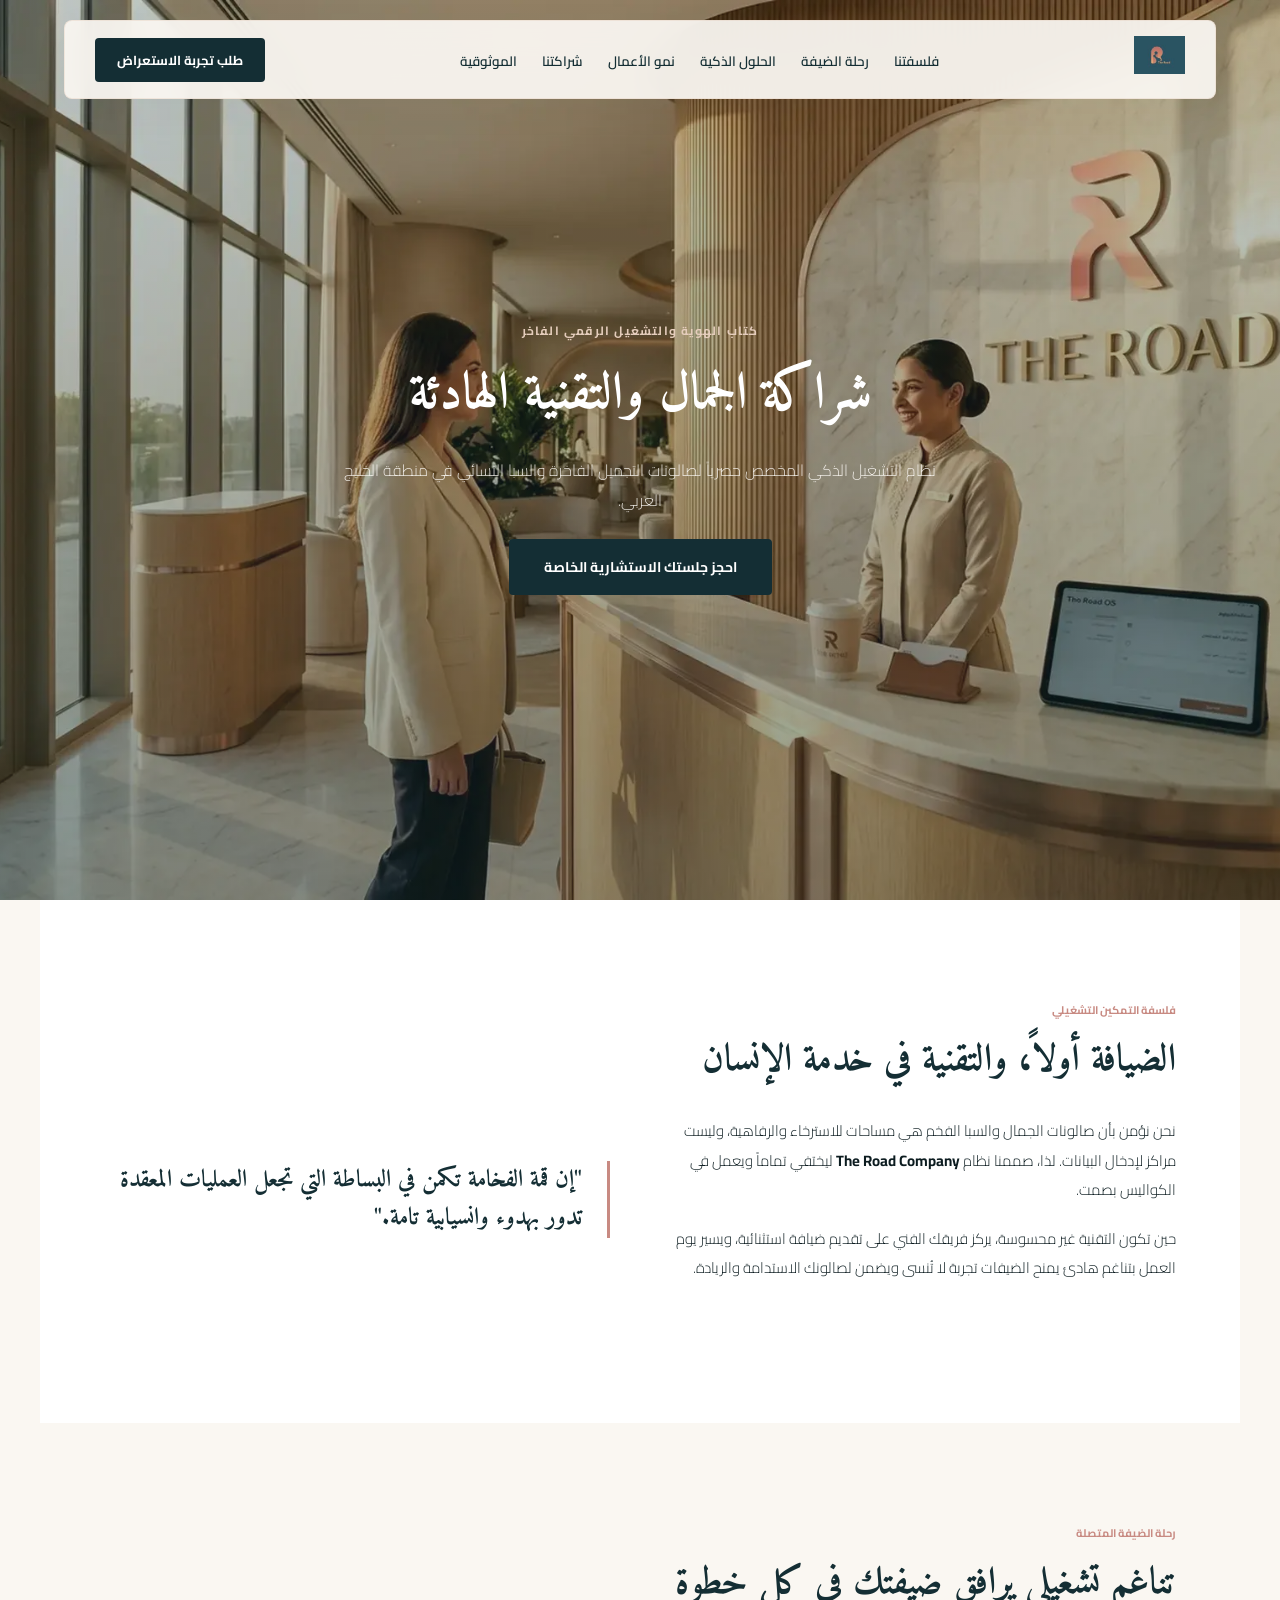
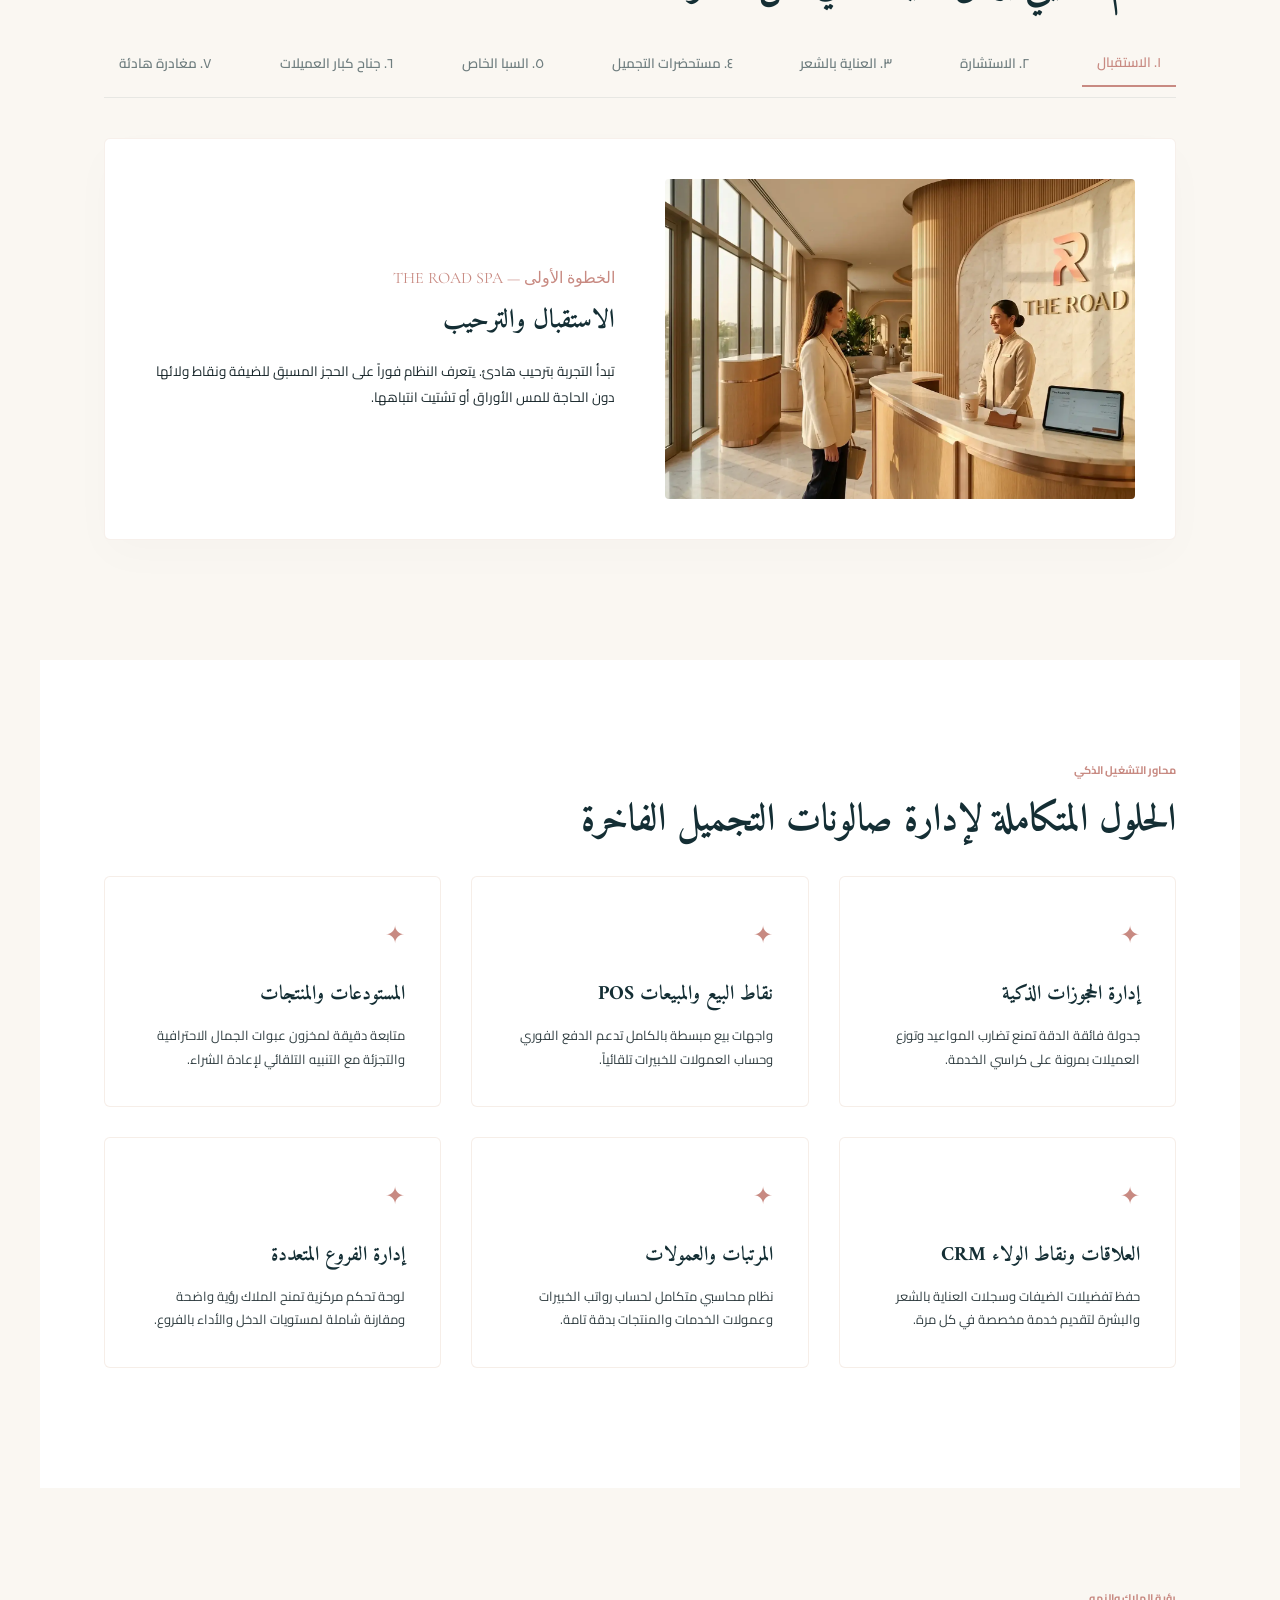
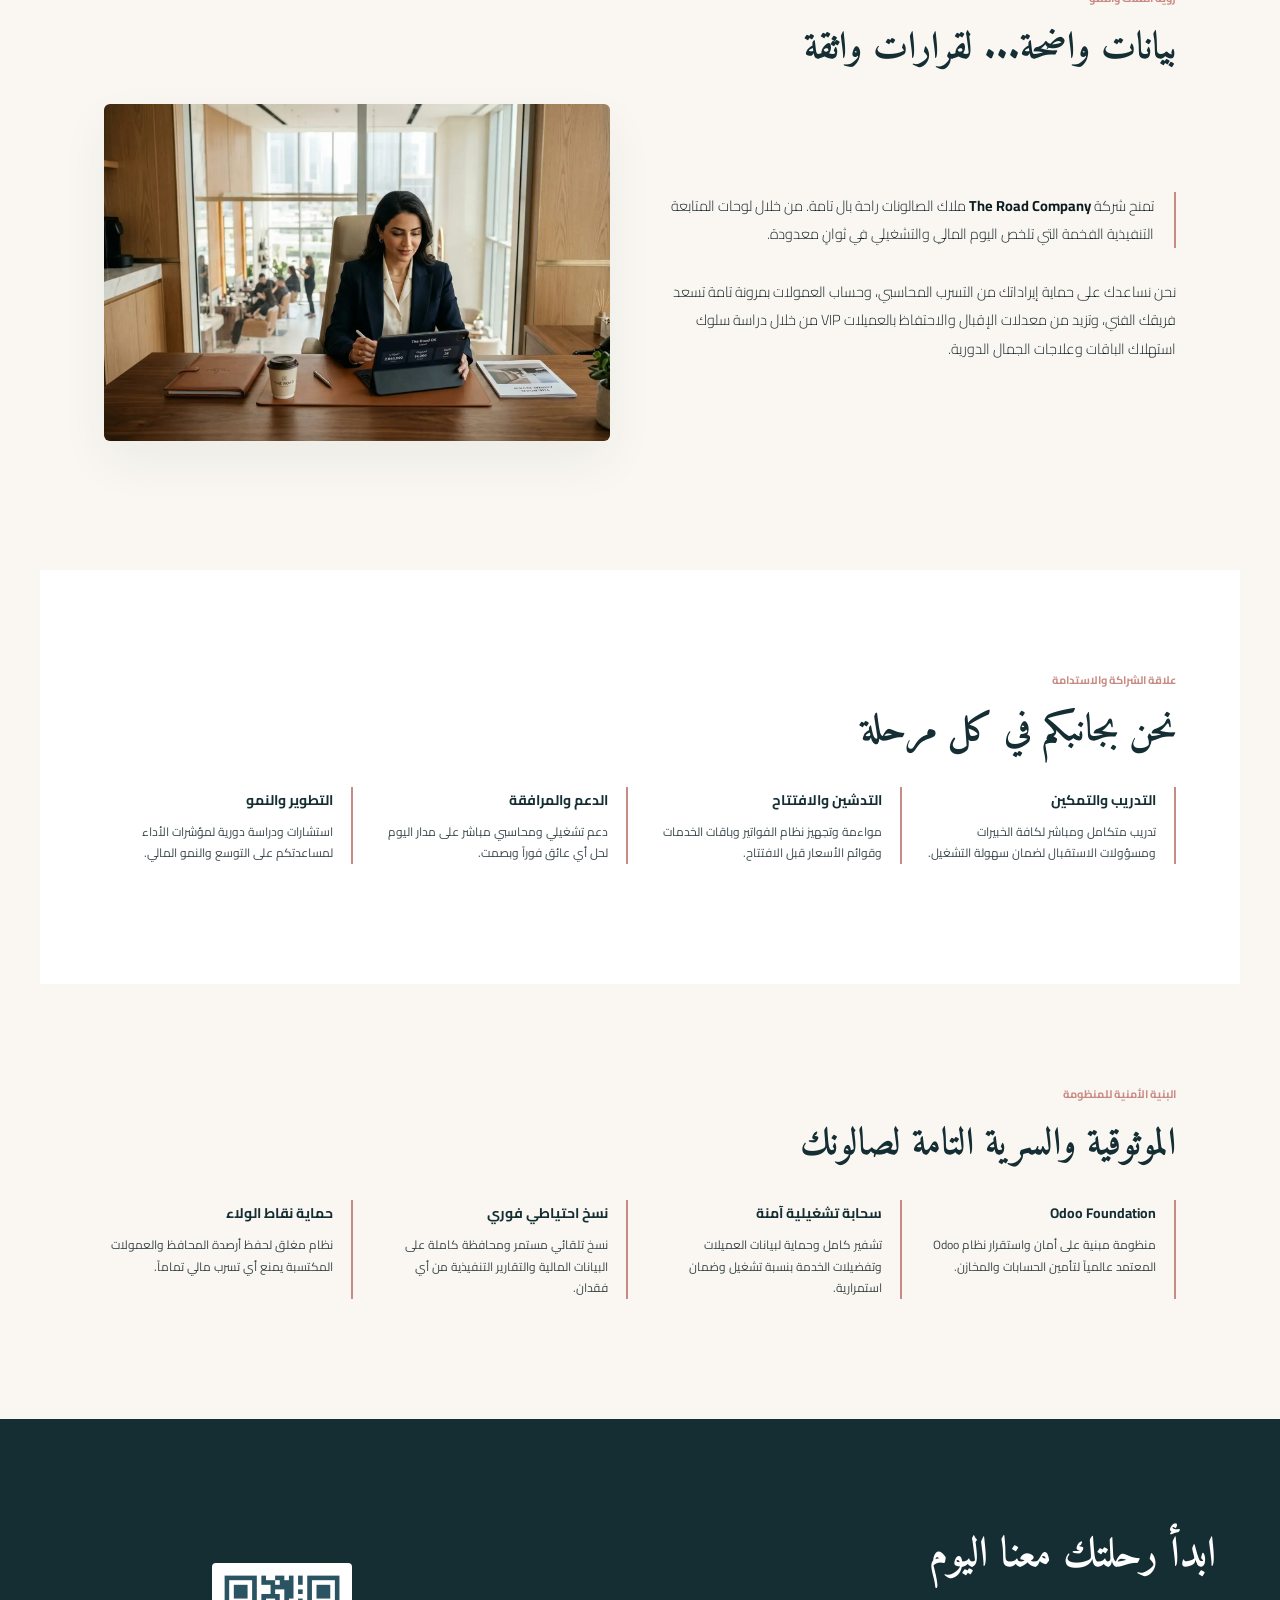
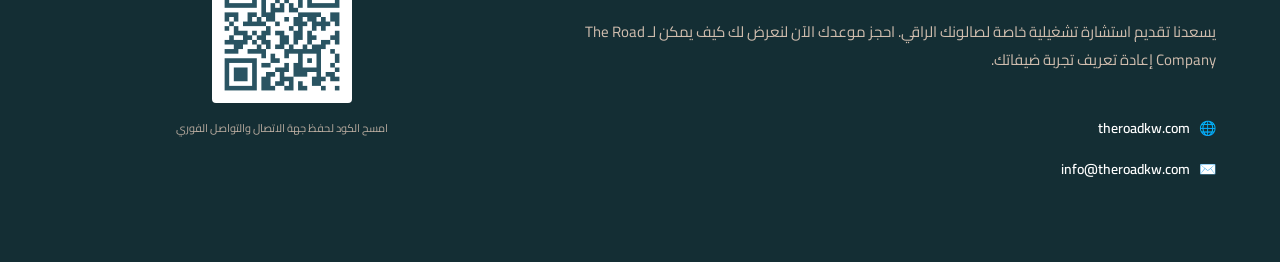
<file: index.html>
<!DOCTYPE html>
<html lang="ar" dir="rtl">
<head>
  <meta charset="UTF-8">
  <title>شركة ذارود | The Road Company — الحل التقني الفاخر لإدارة الصالونات</title>
  <meta name="viewport" content="width=device-width, initial-scale=1.0">
  <meta name="description" content="شركة ذارود (The Road Company) هي الشريك التشغيلي والتقني الفاخر المخصص حصرياً لصالونات التجميل الراقية ومراكز السبا النسائية في الخليج.">
  <link rel="stylesheet" href="style.css">
</head>
<body>

  <!-- FLOATING NAVIGATION HEADER -->
  <header class="site-header">
    <a href="#" class="logo-link">
      <img src="assets/logo.jpg" alt="شركة ذارود (The Road Logo)">
    </a>
    
    <nav>
      <ul class="nav-menu">
        <li><a href="#philosophy" class="nav-link">فلسفتنا</a></li>
        <li><a href="#journey" class="nav-link">رحلة الضيفة</a></li>
        <li><a href="#solutions" class="nav-link">الحلول الذكية</a></li>
        <li><a href="#growth" class="nav-link">نمو الأعمال</a></li>
        <li><a href="#partnership" class="nav-link">شراكتنا</a></li>
        <li><a href="#trust" class="nav-link">الموثوقية</a></li>
      </ul>
    </nav>
    
    <a href="#contact" class="cta-btn">طلب تجربة الاستعراض</a>
  </header>

  <!-- 01 | LANDING HERO -->
  <section class="hero-section">
    <img src="assets/hero/the_road_flagship_reception_master.webp" alt="The Road Flagship Lobby" class="hero-bg-img">
    <div class="hero-overlay"></div>
    
    <div class="hero-content-box">
      <div class="hero-badge">كتاب الهوية والتشغيل الرقمي الفاخر</div>
      <h1 class="hero-title">شراكة الجمال والتقنية الهادئة</h1>
      <p class="hero-subtitle">
        نظام التشغيل الذكي المخصص حصرياً لصالونات التجميل الفاخرة والسبا النسائي في منطقة الخليج العربي.
      </p>
      <a href="#contact" class="cta-btn" style="padding: 15px 35px; font-size: 14px;">احجز جلستك الاستشارية الخاصة</a>
    </div>
  </section>

  <!-- 02 | OUR PHILOSOPHY -->
  <section id="philosophy" class="section-wrapper" style="background-color: var(--color-white);">
    <span class="section-badge">فلسفة التمكين التشغيلي</span>
    <h2 class="section-title">الضيافة أولاً، والتقنية في خدمة الإنسان</h2>
    
    <div class="philosophy-layout">
      <div class="philosophy-text-block">
        <p>
          نحن نؤمن بأن صالونات الجمال والسبا الفخم هي مساحات للاسترخاء والرفاهية، وليست مراكز لإدخال البيانات. لذا، صممنا نظام <strong>The Road Company</strong> ليختفي تماماً ويعمل في الكواليس بصمت.
        </p>
        <p>
          حين تكون التقنية غير محسوسة، يركز فريقك الفني على تقديم ضيافة استثنائية، ويسير يوم العمل بتناغم هادئ يمنح الضيفات تجربة لا تُنسى ويضمن لصالونك الاستدامة والريادة.
        </p>
      </div>
      
      <div class="philosophy-text-block">
        <p class="philosophy-quote">
          "إن قمة الفخامة تكمن في البساطة التي تجعل العمليات المعقدة تدور بهدوء وانسيابية تامة."
        </p>
      </div>
    </div>
  </section>

  <!-- 03 | GUEST JOURNEY -->
  <section id="journey" class="section-wrapper">
    <span class="section-badge">رحلة الضيفة المتصلة</span>
    <h2 class="section-title">تناغم تشغيلي يرافق ضيفتك في كل خطوة</h2>
    
    <!-- INTERACTIVE SELECTORS -->
    <div class="journey-tabs-nav">
      <button class="journey-tab-btn active" onclick="showJourneyStep(1)">١. الاستقبال</button>
      <button class="journey-tab-btn" onclick="showJourneyStep(2)">٢. الاستشارة</button>
      <button class="journey-tab-btn" onclick="showJourneyStep(3)">٣. العناية بالشعر</button>
      <button class="journey-tab-btn" onclick="showJourneyStep(4)">٤. مستحضرات التجميل</button>
      <button class="journey-tab-btn" onclick="showJourneyStep(5)">٥. السبا الخاص</button>
      <button class="journey-tab-btn" onclick="showJourneyStep(6)">٦. جناح كبار العميلات</button>
      <button class="journey-tab-btn" onclick="showJourneyStep(7)">٧. مغادرة هادئة</button>
    </div>
    
    <!-- DYNAMIC CARD VIEW -->
    <div class="journey-content-card" id="journey-card">
      <img src="assets/hero/the_road_flagship_reception_master.webp" alt="Lobby Step" class="journey-card-img" id="journey-img">
      <div class="journey-card-text">
        <span class="journey-card-step-num" id="journey-num">الخطوة الأولى — THE ROAD SPA</span>
        <h3 class="journey-card-title" id="journey-title">الاستقبال والترحيب</h3>
        <p class="journey-card-desc" id="journey-desc">
          تبدأ التجربة بترحيب هادئ. يتعرف النظام فوراً على الحجز المسبق للضيفة ونقاط ولائها دون الحاجة للمس الأوراق أو تشتيت انتباهها.
        </p>
      </div>
    </div>
  </section>

  <!-- 04 | SOLUTIONS -->
  <section id="solutions" class="section-wrapper" style="background-color: var(--color-white);">
    <span class="section-badge">محاور التشغيل الذكي</span>
    <h2 class="section-title">الحلول المتكاملة لإدارة صالونات التجميل الفاخرة</h2>
    
    <div class="solutions-grid">
      <div class="solution-card">
        <span class="solution-icon">✦</span>
        <h3 class="solution-card-title">إدارة الحجوزات الذكية</h3>
        <p class="solution-card-desc">جدولة فائقة الدقة تمنع تضارب المواعيد وتوزع العميلات بمرونة على كراسي الخدمة.</p>
      </div>
      <div class="solution-card">
        <span class="solution-icon">✦</span>
        <h3 class="solution-card-title">نقاط البيع والمبيعات POS</h3>
        <p class="solution-card-desc">واجهات بيع مبسطة بالكامل تدعم الدفع الفوري وحساب العمولات للخبيرات تلقائياً.</p>
      </div>
      <div class="solution-card">
        <span class="solution-icon">✦</span>
        <h3 class="solution-card-title">المستودعات والمنتجات</h3>
        <p class="solution-card-desc">متابعة دقيقة لمخزون عبوات الجمال الاحترافية والتجزئة مع التنبيه التلقائي لإعادة الشراء.</p>
      </div>
      <div class="solution-card">
        <span class="solution-icon">✦</span>
        <h3 class="solution-card-title">العلاقات ونقاط الولاء CRM</h3>
        <p class="solution-card-desc">حفظ تفضيلات الضيفات وسجلات العناية بالشعر والبشرة لتقديم خدمة مخصصة في كل مرة.</p>
      </div>
      <div class="solution-card">
        <span class="solution-icon">✦</span>
        <h3 class="solution-card-title">المرتبات والعمولات</h3>
        <p class="solution-card-desc">نظام محاسبي متكامل لحساب رواتب الخبيرات وعمولات الخدمات والمنتجات بدقة تامة.</p>
      </div>
      <div class="solution-card">
        <span class="solution-icon">✦</span>
        <h3 class="solution-card-title">إدارة الفروع المتعددة</h3>
        <p class="solution-card-desc">لوحة تحكم مركزية تمنح الملاك رؤية واضحة ومقارنة شاملة لمستويات الدخل والأداء بالفروع.</p>
      </div>
    </div>
  </section>

  <!-- 05 | BUSINESS GROWTH -->
  <section id="growth" class="section-wrapper">
    <span class="section-badge">رؤية الملاك والنمو</span>
    <h2 class="section-title">بيانات واضحة... لقرارات واثقة</h2>
    
    <div class="growth-layout">
      <div class="growth-text-block">
        <div class="growth-story">
          <p>
            تمنح شركة <strong>The Road Company</strong> ملاك الصالونات راحة بال تامة. من خلال لوحات المتابعة التنفيذية الفخمة التي تلخص اليوم المالي والتشغيلي في ثوانٍ معدودة.
          </p>
        </div>
        <p>
          نحن نساعدك على حماية إيراداتك من التسرب المحاسبي، وحساب العمولات بمرونة تامة تسعد فريقك الفني، وتزيد من معدلات الإقبال والاحتفاظ بالعميلات VIP من خلال دراسة سلوك استهلاك الباقات وعلاجات الجمال الدورية.
        </p>
      </div>
      
      <div class="growth-text-block">
        <img src="assets/hero/TR_HERO_04_Executive_Review_v1.webp" alt="The Road Executive Dashboard Review" style="width: 100%; border-radius: 6px; box-shadow: 0 20px 50px rgba(20, 46, 52, 0.06);">
      </div>
    </div>
  </section>

  <!-- 06 | PARTNERSHIP -->
  <section id="partnership" class="section-wrapper" style="background-color: var(--color-white);">
    <span class="section-badge">علاقة الشراكة والاستدامة</span>
    <h2 class="section-title">نحن بجانبكم في كل مرحلة</h2>
    
    <div class="blocks-grid">
      <div class="block-item">
        <h3 class="block-title">التدريب والتمكين</h3>
        <p class="block-desc">تدريب متكامل ومباشر لكافة الخبيرات ومسؤولات الاستقبال لضمان سهولة التشغيل.</p>
      </div>
      <div class="block-item">
        <h3 class="block-title">التدشين والافتتاح</h3>
        <p class="block-desc">مواءمة وتجهيز نظام الفواتير وباقات الخدمات وقوائم الأسعار قبل الافتتاح.</p>
      </div>
      <div class="block-item">
        <h3 class="block-title">الدعم والمرافقة</h3>
        <p class="block-desc">دعم تشغيلي ومحاسبي مباشر على مدار اليوم لحل أي عائق فوراً وبصمت.</p>
      </div>
      <div class="block-item">
        <h3 class="block-title">التطوير والنمو</h3>
        <p class="block-desc">استشارات ودراسة دورية لمؤشرات الأداء لمساعدتكم على التوسع والنمو المالي.</p>
      </div>
    </div>
  </section>

  <!-- 07 | TRUST -->
  <section id="trust" class="section-wrapper">
    <span class="section-badge">البنية الأمنية للمنظومة</span>
    <h2 class="section-title">الموثوقية والسرية التامة لصالونك</h2>
    
    <div class="blocks-grid">
      <div class="block-item">
        <h3 class="block-title">Odoo Foundation</h3>
        <p class="block-desc">منظومة مبنية على أمان واستقرار نظام Odoo المعتمد عالمياً لتأمين الحسابات والمخازن.</p>
      </div>
      <div class="block-item">
        <h3 class="block-title">سحابة تشغيلية آمنة</h3>
        <p class="block-desc">تشفير كامل وحماية لبيانات العميلات وتفضيلات الخدمة بنسبة تشغيل وضمان استمرارية.</p>
      </div>
      <div class="block-item">
        <h3 class="block-title">نسخ احتياطي فوري</h3>
        <p class="block-desc">نسخ تلقائي مستمر ومحافظة كاملة على البيانات المالية والتقارير التنفيذية من أي فقدان.</p>
      </div>
      <div class="block-item">
        <h3 class="block-title">حماية نقاط الولاء</h3>
        <p class="block-desc">نظام مغلق لحفظ أرصدة المحافظ والعمولات المكتسبة يمنع أي تسرب مالي تماماً.</p>
      </div>
    </div>
  </section>

  <!-- 08 | CONTACT FOOTER -->
  <footer id="contact" class="contact-section">
    <div class="contact-layout">
      <div class="contact-info-side">
        <h2 class="contact-title">ابدأ رحلتك معنا اليوم</h2>
        <p class="contact-subtitle">
          يسعدنا تقديم استشارة تشغيلية خاصة لصالونك الراقي. احجز موعدك الآن لنعرض لك كيف يمكن لـ The Road Company إعادة تعريف تجربة ضيفاتك.
        </p>
        
        <div class="contact-channels">
          <a href="https://theroadkw.com" class="contact-channel-item" target="_blank">
            🌐 &nbsp; theroadkw.com
          </a>
          <a href="mailto:info@theroadkw.com" class="contact-channel-item">
            ✉️ &nbsp; info@theroadkw.com
          </a>
        </div>
      </div>
      
      <div class="qr-side">
        <img src="assets/qr.png" alt="The Road Official Contact QR" class="contact-qr-img">
        <span class="qr-caption">امسح الكود لحفظ جهة الاتصال والتواصل الفوري</span>
      </div>
    </div>
  </footer>

  <!-- INTERACTIVE JS FOR SELECTING STEPS -->
  <script>
    const stepsData = {
      1: {
        num: 'الخطوة الأولى — THE ROAD SPA',
        title: 'الاستقبال والترحيب',
        desc: 'تبدأ التجربة بترحيب هادئ. يتعرف النظام فوراً على الحجز المسبق للضيفة ونقاط ولائها دون الحاجة للمس الأوراق أو تشتيت انتباهها.',
        img: 'assets/hero/the_road_flagship_reception_master.webp'
      },
      2: {
        num: 'الخطوة الثانية — THE ROAD CARE',
        title: 'الاستشارة والتقييم',
        desc: 'مراجعة سرية لتفضيلات الضيفة وعلاجات الجمال السابقة وسجلات صحة الشعر على جهاز الأيباد المحمول الخاص بمسؤولة الاستشارة.',
        img: 'assets/details/TR_Detail_03_Welcome_Folder.webp'
      },
      3: {
        num: 'الخطوة الثالثة — THE ROAD PROFESSIONAL',
        title: 'العناية الفائقة بالشعر',
        desc: 'أثناء الخدمة، يتابع مصفف الشعر تفاصيل العلاج ومستحضرات العناية بالشعر المناسبة من خلال المنظومة الرقمية غير المحسوسة.',
        img: 'assets/hero/the_road_signature_operations_master.webp'
      },
      4: {
        num: 'الخطوة الرابعة — THE ROAD BEAUTY',
        title: 'مستحضرات التجميل والعناية بالبشرة',
        desc: 'خبيرات التجميل يطلعن على تفضيلات الألوان والمنتجات التي تلائم بشرة الضيفة، لتقديم تجربة علاج متكاملة ومترابطة.',
        img: 'assets/hero/TR_HERO_05_Retail_Experience_v1.webp'
      },
      5: {
        num: 'الخطوة الخامسة — THE ROAD SPA',
        title: 'الاسترخاء في السبا النسائي',
        desc: 'جدولة دقيقة وسلسة للمساج وعلاجات الجسد تضمن للضيفة الدخول الفوري لغرف السبا دون انتظار أو احتكاك تشغيلي.',
        img: 'assets/hero/TR_HERO_03_VIP_Beauty_Suite_v1.webp'
      },
      6: {
        num: 'الخطوة السادسة — THE ROAD VIP',
        title: 'جناح كبار العميلات VIP',
        desc: 'خصوصية تامة واستثنائية لكبار العميلات في غرف تجميل مغلقة متصلة بكافة الخدمات، مع إمكانية تحديث باقة العضوية تلقائياً.',
        img: 'assets/hero/TR_HERO_03_VIP_Beauty_Suite_v1.webp'
      },
      7: {
        num: 'الخطوة السابعة — THE ROAD CARE',
        title: 'مغادرة هادئة ودفع آمن',
        desc: 'دفع سلس دون تعقيد أو طوابير طويلة. يتلقى النظام الدفع ويرسل الفاتورة إلكترونياً، مع وداع راقٍ يدعوها للزيارة القادمة.',
        img: 'assets/hero/the_road_flagship_reception_master.webp'
      }
    };

    function showJourneyStep(stepId) {
      // Toggle tab buttons
      const buttons = document.querySelectorAll('.journey-tab-btn');
      buttons.forEach((btn, idx) => {
        if (idx === (stepId - 1)) {
          btn.classList.add('active');
        } else {
          btn.classList.remove('active');
        }
      });

      // Update card content
      const data = stepsData[stepId];
      document.getElementById('journey-img').src = data.img;
      document.getElementById('journey-num').innerText = data.num;
      document.getElementById('journey-title').innerText = data.title;
      document.getElementById('journey-desc').innerText = data.desc;
    }
  </script>
</body>
</html>
</file>
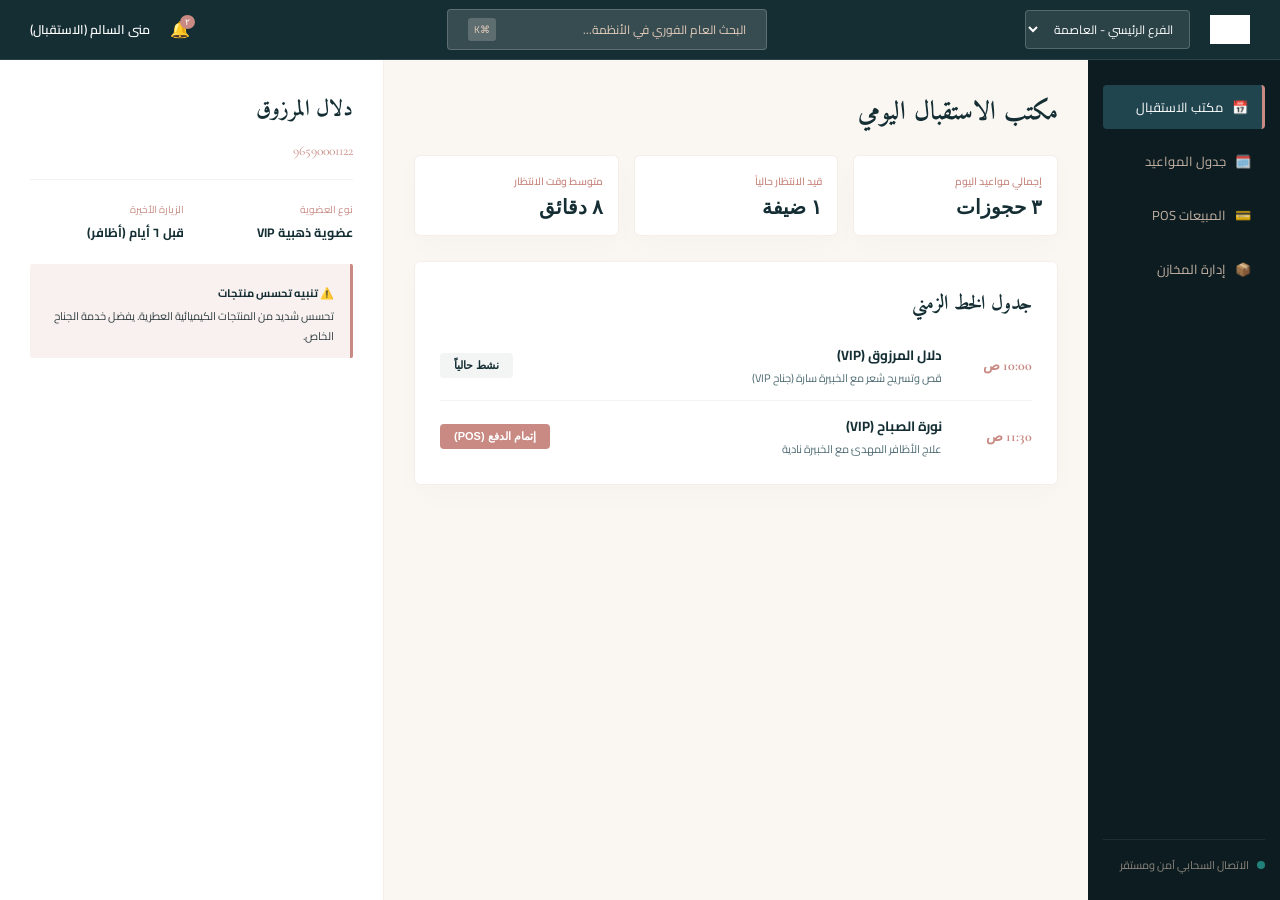
<file: app.html>
<!DOCTYPE html>
<html lang="ar" dir="rtl">
<head>
  <meta charset="UTF-8">
  <title>مركز الإدارة والتشغيل | شركة ذارود (The Road Company)</title>
  <meta name="viewport" content="width=device-width, initial-scale=1.0">
  <link rel="stylesheet" href="reception.css">
  <link rel="stylesheet" href="app.css">
</head>
<body>

  <!-- 1. APPLICATION TOP BAR -->
  <header class="top-bar-shell">
    <div style="display: flex; align-items: center; gap: 20px;">
      <img src="assets/logo.jpg" alt="The Road Logo" class="top-bar-logo">
      <select class="branch-switcher-select">
        <option>الفرع الرئيسي - العاصمة</option>
        <option>فرع الخليج - السالمية</option>
      </select>
    </div>
    
    <div class="top-bar-center">
      <div class="global-search-trigger" onclick="toggleCommandPalette(true)">
        <span>البحث العام الفوري في الأنظمة...</span>
        <span style="font-size: 10px; background: rgba(250, 247, 242, 0.2); padding: 2px 6px; border-radius: 3px;">⌘K</span>
      </div>
    </div>
    
    <div class="top-bar-left-actions">
      <button class="notification-bell-btn" onclick="triggerAlert('عضوية دلال المرزوق قاربت على الانتهاء!')">
        🔔 <span class="notification-badge">٢</span>
      </button>
      <span class="user-profile-badge">منى السالم (الاستقبال)</span>
    </div>
  </header>

  <!-- 2. MAIN APPLICATION CONTENT GRID -->
  <div class="main-shell-grid">
    
    <!-- Left Navigation Sidebar -->
    <aside class="sidebar-navigation">
      <ul class="sidebar-menu">
        <li class="sidebar-menu-item active" id="nav-reception" onclick="loadModule('reception')"><a href="#">📅 &nbsp; مكتب الاستقبال</a></li>
        <li class="sidebar-menu-item" id="nav-calendar" onclick="loadModule('calendar')"><a href="#">🗓️ &nbsp; جدول المواعيد</a></li>
        <li class="sidebar-menu-item" id="nav-pos" onclick="loadModule('pos')"><a href="#">💳 &nbsp; المبيعات POS</a></li>
        <li class="sidebar-menu-item" id="nav-inventory" onclick="loadModule('inventory')"><a href="#">📦 &nbsp; إدارة المخازن</a></li>
      </ul>
      
      <div class="sidebar-status-box">
        <div class="status-indicator">
          <span class="status-dot-active"></span>
          <span>الاتصال السحابي آمن ومستقر</span>
        </div>
      </div>
    </aside>

    <!-- Center Module Mount Viewport -->
    <section class="module-container-viewport" id="module-viewport">
      <!-- Mounted dynamically by JS -->
    </section>

    <!-- Right Context Inspector Panel -->
    <aside class="inspector-panel" id="inspector-viewport">
      <!-- Mounted dynamically by JS -->
    </aside>

  </div>

  <!-- 3. GLOBAL COMMAND PALETTE SEARCH MODAL -->
  <div class="command-palette-overlay" id="command-modal" onclick="toggleCommandPalette(false)">
    <div class="command-palette-box" onclick="event.stopPropagation()">
      <input type="text" id="command-search-input" class="command-input" placeholder="اكتب للبحث (عميلات، حجوزات، منتجات، فواتير)..." oninput="filterCommandPalette()">
      <ul class="command-results-list" id="command-results">
        <li class="command-result-row" onclick="selectCommandResult('c1')">
          <div class="command-result-title">دلال المرزوق (عميلة VIP)</div>
          <div class="command-result-subtitle">تليفون: 96590001122 • عضوية ذهبية</div>
        </li>
        <li class="command-result-row" onclick="selectCommandResult('c2')">
          <div class="command-result-title">نورة الصباح (عميلة VIP)</div>
          <div class="command-result-subtitle">تليفون: 96599900088 • عضوية بلاتينية</div>
        </li>
        <li class="command-result-row" onclick="selectCommandResult('p1')">
          <div class="command-result-title">زيت الشعر العضوي Teal Hair Oil</div>
          <div class="command-result-subtitle">المخزون: 15 علبة متبقية • رمز المنتج: P-102</div>
        </li>
      </ul>
    </div>
  </div>

  <!-- SPA SHELL CONTROLLER SCRIPT -->
  <script>
    // Modules state template strings
    const modules = {
      reception: {
        title: 'مكتب الاستقبال',
        html: `
          <h1 class="module-title">مكتب الاستقبال اليومي</h1>
          <div class="stats-header-bar" style="margin-bottom: 25px;">
            <div class="stat-card-mini">
              <span class="stat-card-title">إجمالي مواعيد اليوم</span>
              <span class="stat-card-value" id="stats-total-bookings">٣ حجوزات</span>
            </div>
            <div class="stat-card-mini">
              <span class="stat-card-title">قيد الانتظار حالياً</span>
              <span class="stat-card-value">١ ضيفة</span>
            </div>
            <div class="stat-card-mini">
              <span class="stat-card-title">متوسط وقت الانتظار</span>
              <span class="stat-card-value">٨ دقائق</span>
            </div>
          </div>
          
          <div class="card-common">
            <h2 class="timeline-title">جدول الخط الزمني</h2>
            <div class="timeline-items" id="timeline-container">
              <div class="timeline-row" onclick="loadCustomerProfile('c1')">
                <span class="timeline-time">10:00 ص</span>
                <div class="timeline-details">
                  <div class="timeline-guest-name">دلال المرزوق (VIP)</div>
                  <div class="timeline-service-desc">قص وتسريح شعر مع الخبيرة سارة (جناح VIP)</div>
                </div>
                <button class="btn-small btn-status-label" style="background-color: rgba(20, 46, 52, 0.05); color: var(--color-teal);">نشط حالياً</button>
              </div>
              <div class="timeline-row" onclick="loadCustomerProfile('c2')">
                <span class="timeline-time">11:30 ص</span>
                <div class="timeline-details">
                  <div class="timeline-guest-name">نورة الصباح (VIP)</div>
                  <div class="timeline-service-desc">علاج الأظافر المهدئ مع الخبيرة نادية</div>
                </div>
                <button class="btn-small btn-checkout" onclick="loadModule('pos')">إتمام الدفع (POS)</button>
              </div>
            </div>
          </div>
        `,
        inspector: `
          <div class="preview-header">
            <h2 class="preview-title" id="preview-name">دلال المرزوق</h2>
            <span class="preview-phone" id="preview-phone">96590001122</span>
          </div>
          <div class="preview-grid-details" style="margin-top: 20px;">
            <div class="preview-detail-box">
              <span class="preview-label">نوع العضوية</span>
              <span class="preview-val">عضوية ذهبية VIP</span>
            </div>
            <div class="preview-detail-box">
              <span class="preview-label">الزيارة الأخيرة</span>
              <span class="preview-val">قبل ٦ أيام (أظافر)</span>
            </div>
          </div>
          <div class="preview-alert-box" style="margin-top: 20px;">
            <span class="preview-alert-title">⚠️ تنبيه تحسس منتجات</span>
            <p class="preview-alert-text">تحسس شديد من المنتجات الكيميائية العطرية. يفضل خدمة الجناح الخاص.</p>
          </div>
        `
      },
      calendar: {
        title: 'جدول المواعيد',
        html: `
          <h1 class="module-title">جدول الحجوزات والمواعيد الأسبوعية</h1>
          <div class="card-common">
            <div style="display: flex; justify-content: space-between; align-items: center; margin-bottom: 20px;">
              <h2 class="timeline-title">أجندة المواعيد النشطة</h2>
              <button class="cta-btn" onclick="triggerAlert('يرجى استخدام الحجز السريع في مكتب الاستقبال')">إضافة حجز جديد</button>
            </div>
            <div style="display: grid; grid-template-columns: repeat(3, 1fr); gap: 15px;">
              <div style="background-color: var(--color-warm-beige); padding: 15px; border-radius: 4px;">
                <div style="font-weight: 700; font-size: 13px;">السبت 11 يوليو</div>
                <div style="font-size: 11px; margin-top: 8px; color: var(--color-rose-gold);">٥ حجوزات مؤكدة</div>
              </div>
              <div style="background-color: var(--color-white); border: 1px solid rgba(20, 46, 52, 0.08); padding: 15px; border-radius: 4px;">
                <div style="font-weight: 700; font-size: 13px;">الأحد 12 يوليو</div>
                <div style="font-size: 11px; margin-top: 8px; color: var(--color-rose-gold);">٣ حجوزات مؤكدة</div>
              </div>
              <div style="background-color: var(--color-white); border: 1px solid rgba(20, 46, 52, 0.08); padding: 15px; border-radius: 4px;">
                <div style="font-weight: 700; font-size: 13px;">الإثنين 13 يوليو</div>
                <div style="font-size: 11px; margin-top: 8px; color: var(--color-rose-gold);">٧ حجوزات مؤكدة</div>
              </div>
            </div>
          </div>
        `,
        inspector: `
          <div class="preview-header">
            <h2 class="preview-title">تفاصيل الأجندة</h2>
            <span class="preview-phone">تحديث تلقائي للمزامنة</span>
          </div>
          <div style="font-size: 12px; margin-top: 20px; color: var(--color-teal-light);">
            جميع الغرف والخيارات اللوجستية مفعّلة في جدول المواعيد الرئيسي.
          </div>
        `
      },
      pos: {
        title: 'نقطة البيع POS',
        html: `
          <h1 class="module-title">محطة الدفع ونقاط البيع السريعة POS</h1>
          <div class="card-common">
            <h2 class="timeline-title">الفاتورة النشطة حالياً</h2>
            <div style="border-bottom: 1px solid rgba(20, 46, 52, 0.08); padding-bottom: 15px; margin-bottom: 15px;">
              <div style="display: flex; justify-content: space-between; font-size: 13px;">
                <span>علاج الأظافر المهدئ (نورة الصباح)</span>
                <strong>١٥.٠٠٠ د.ك</strong>
              </div>
              <div style="display: flex; justify-content: space-between; font-size: 13px; margin-top: 10px;">
                <span>قص وتسريح شعر (دلال المرزوق)</span>
                <strong>٥٠.٠٠٠ د.ك</strong>
              </div>
            </div>
            <div style="display: flex; justify-content: space-between; font-size: 16px; font-weight: 700; margin-bottom: 20px;">
              <span>الإجمالي المستحق</span>
              <span style="color: var(--color-rose-gold);">٦٥.٠٠٠ د.ك</span>
            </div>
            <button class="cta-btn" style="width: 100%;" onclick="triggerAlert('تمت معالجة الدفع السريع والربط مع شبكة K-Net بنجاح!')">معالجة الدفع عبر K-Net</button>
          </div>
        `,
        inspector: `
          <div class="preview-header">
            <h2 class="preview-title">فواتير اليوم المكتملة</h2>
            <span class="preview-phone">التقرير المالي الفوري</span>
          </div>
          <div style="margin-top: 20px; display: flex; flex-direction: column; gap: 10px;">
            <div style="display: flex; justify-content: space-between; font-size: 12px; border-bottom: 1px dashed rgba(20, 46, 52, 0.08); padding-bottom: 8px;">
              <span>فاتورة #1002 (سارة)</span>
              <strong>٣٥.٠٠٠ د.ك</strong>
            </div>
            <div style="display: flex; justify-content: space-between; font-size: 12px; border-bottom: 1px dashed rgba(20, 46, 52, 0.08); padding-bottom: 8px;">
              <span>فاتورة #1001 (دلال)</span>
              <strong>٥٠.٠٠٠ د.ك</strong>
            </div>
          </div>
        `
      },
      inventory: {
        title: 'إدارة المخازن',
        html: `
          <h1 class="module-title">إدارة المنتجات والمخزون الفعلي</h1>
          <div class="card-common">
            <h2 class="timeline-title">المنتجات الأكثر مبيعاً اليوم</h2>
            <table style="width: 100%; border-collapse: collapse; font-size: 12.5px; text-align: right;">
              <thead>
                <tr style="border-bottom: 1px solid rgba(20, 46, 52, 0.1); color: var(--color-rose-gold);">
                  <th style="padding: 10px 0;">المنتج</th>
                  <th>المخزون الحالي</th>
                  <th>الخيارات</th>
                </tr>
              </thead>
              <tbody>
                <tr style="border-bottom: 1px solid rgba(20, 46, 52, 0.05);">
                  <td style="padding: 12px 0; font-weight: 700;">زيت الشعر العضوي Teal Hair Oil</td>
                  <td>15 علبة متبقية</td>
                  <td><button class="btn-small btn-checkin" onclick="triggerAlert('تم طلب كمية توريد إضافية')">طلب توريد</button></td>
                </tr>
                <tr style="border-bottom: 1px solid rgba(20, 46, 52, 0.05);">
                  <td style="padding: 12px 0; font-weight: 700;">بلسم الترطيب الفائق Hydra Condition</td>
                  <td>3 علب (مخزون منخفض)</td>
                  <td><button class="btn-small btn-checkout" onclick="triggerAlert('طلب توريد عاجل للمنتج')">طلب عاجل</button></td>
                </tr>
              </tbody>
            </table>
          </div>
        `,
        inspector: `
          <div class="preview-header">
            <h2 class="preview-title">تفاصيل التوريد</h2>
            <span class="preview-phone">موردين معتمدين</span>
          </div>
          <div style="font-size: 12px; margin-top: 20px; color: var(--color-teal-light);">
            المورد: شركة منتجات التجميل الطبيعية - العاصمة.
            وقت التسليم المقدر: خلال ٢٤ ساعة.
          </div>
        `
      }
    };

    function loadModule(name) {
      // Toggle sidebar active class
      document.querySelectorAll('.sidebar-menu-item').forEach(item => {
        item.classList.remove('active');
      });
      document.getElementById('nav-' + name).classList.add('active');

      // Swap viewport and inspector contents dynamically
      document.getElementById('module-viewport').innerHTML = modules[name].html;
      document.getElementById('inspector-viewport').innerHTML = modules[name].inspector;
    }

    function toggleCommandPalette(visible) {
      const modal = document.getElementById('command-modal');
      if (visible) {
        modal.classList.add('visible');
        document.getElementById('command-search-input').focus();
      } else {
        modal.classList.remove('visible');
      }
    }

    function filterCommandPalette() {
      const query = document.getElementById('command-search-input').value.toLowerCase();
      const rows = document.querySelectorAll('.command-result-row');
      rows.forEach(row => {
        const title = row.querySelector('.command-result-title').innerText.toLowerCase();
        if (title.includes(query)) {
          row.style.display = 'block';
        } else {
          row.style.display = 'none';
        }
      });
    }

    function selectCommandResult(id) {
      toggleCommandPalette(false);
      if (id === 'p1') {
        loadModule('inventory');
      } else {
        loadModule('reception');
      }
    }

    function triggerAlert(msg) {
      alert("إشعار النظام الفوري: " + msg);
    }

    // Capture global keyboard shortcut (⌘K or Ctrl+K for search)
    window.addEventListener('keydown', function(event) {
      if ((event.metaKey || event.ctrlKey) && event.key === 'k') {
        event.preventDefault();
        toggleCommandPalette(true);
      }
    });

    // Default load Reception module on startup
    loadModule('reception');
  </script>
</body>
</html>
</file>
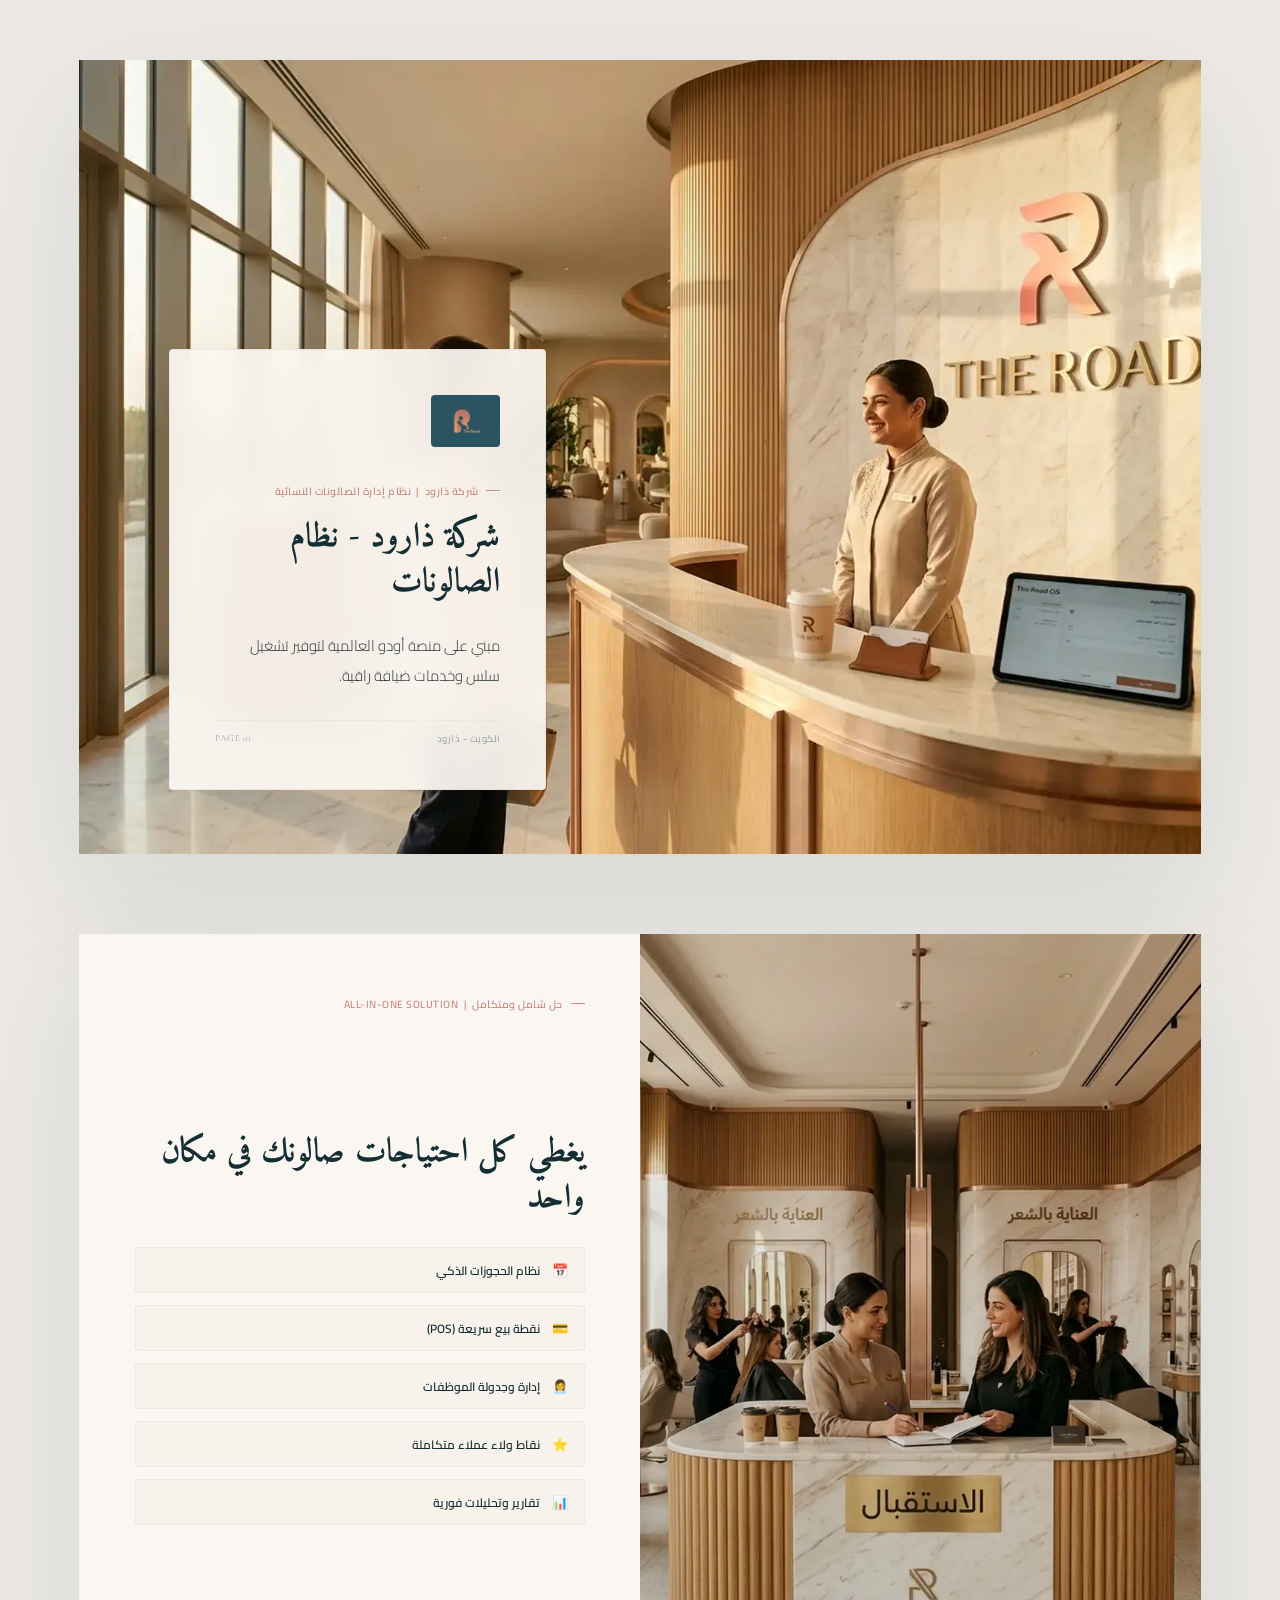
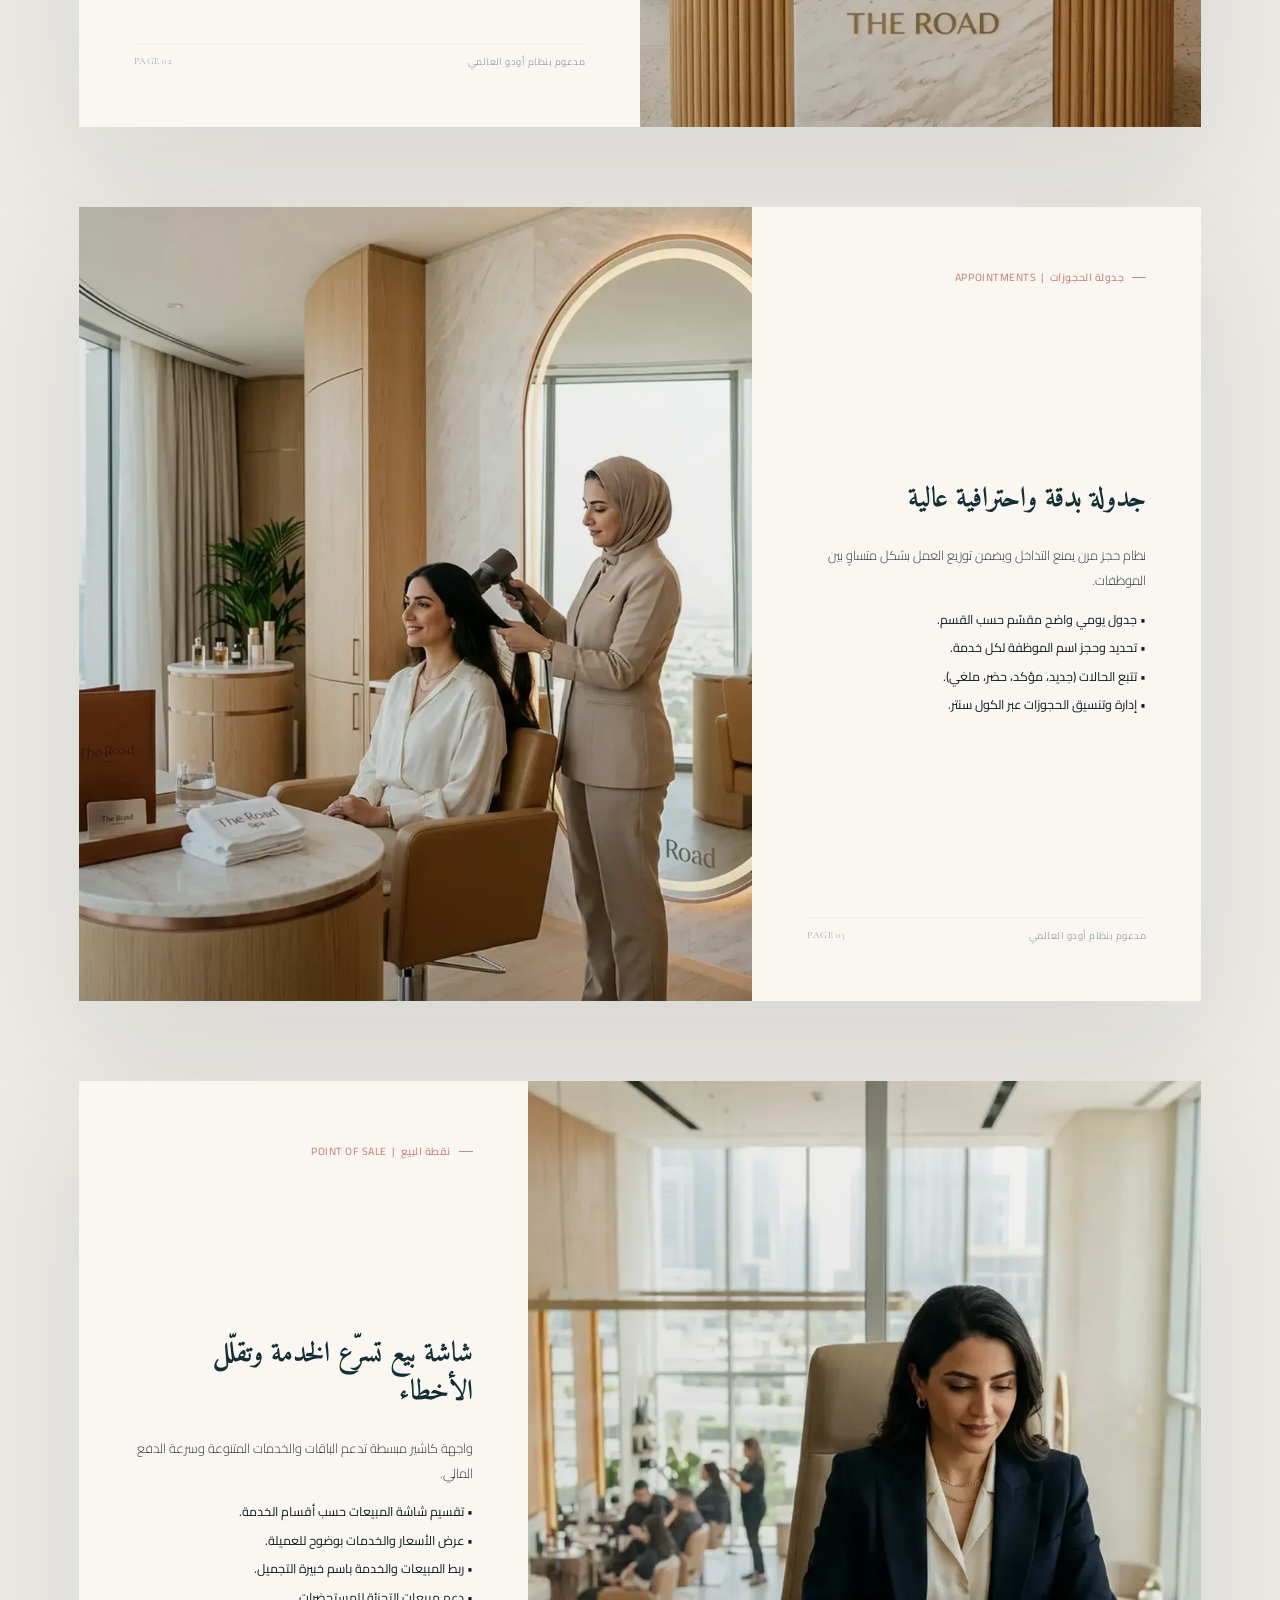
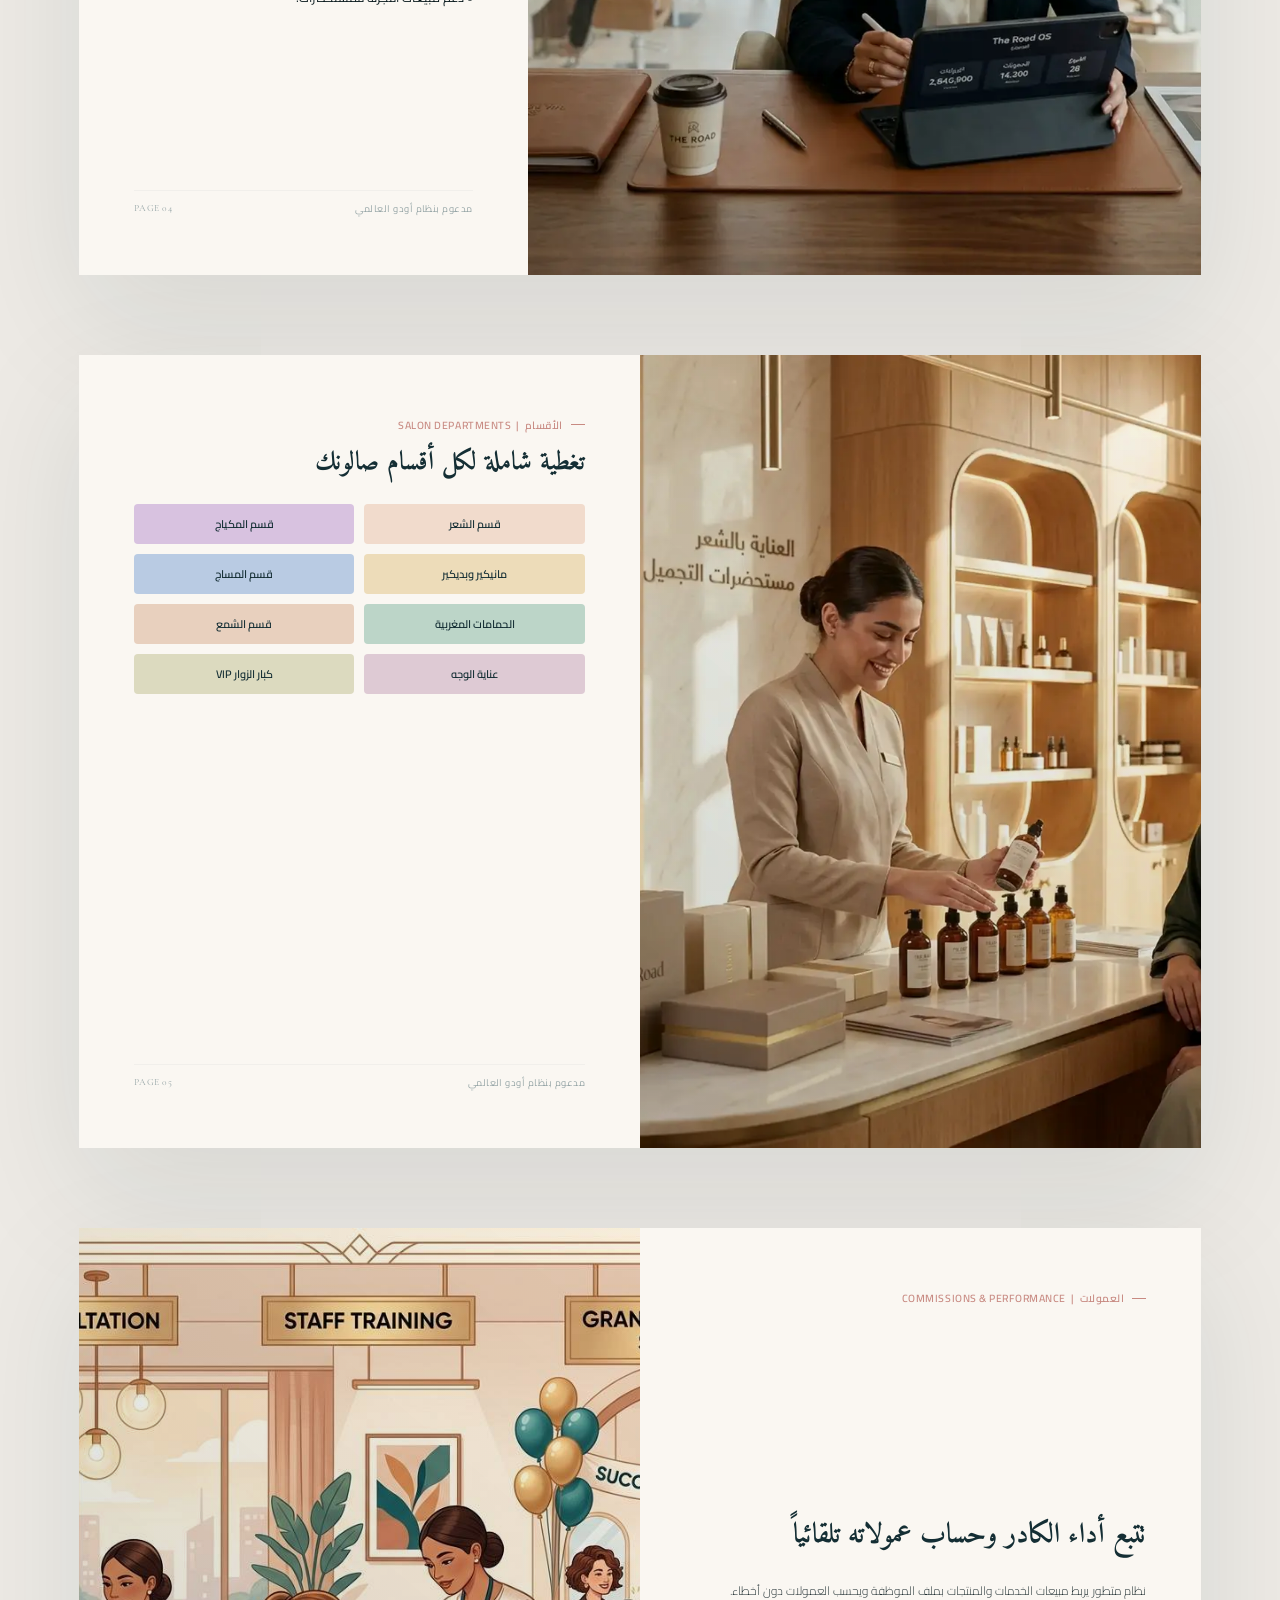
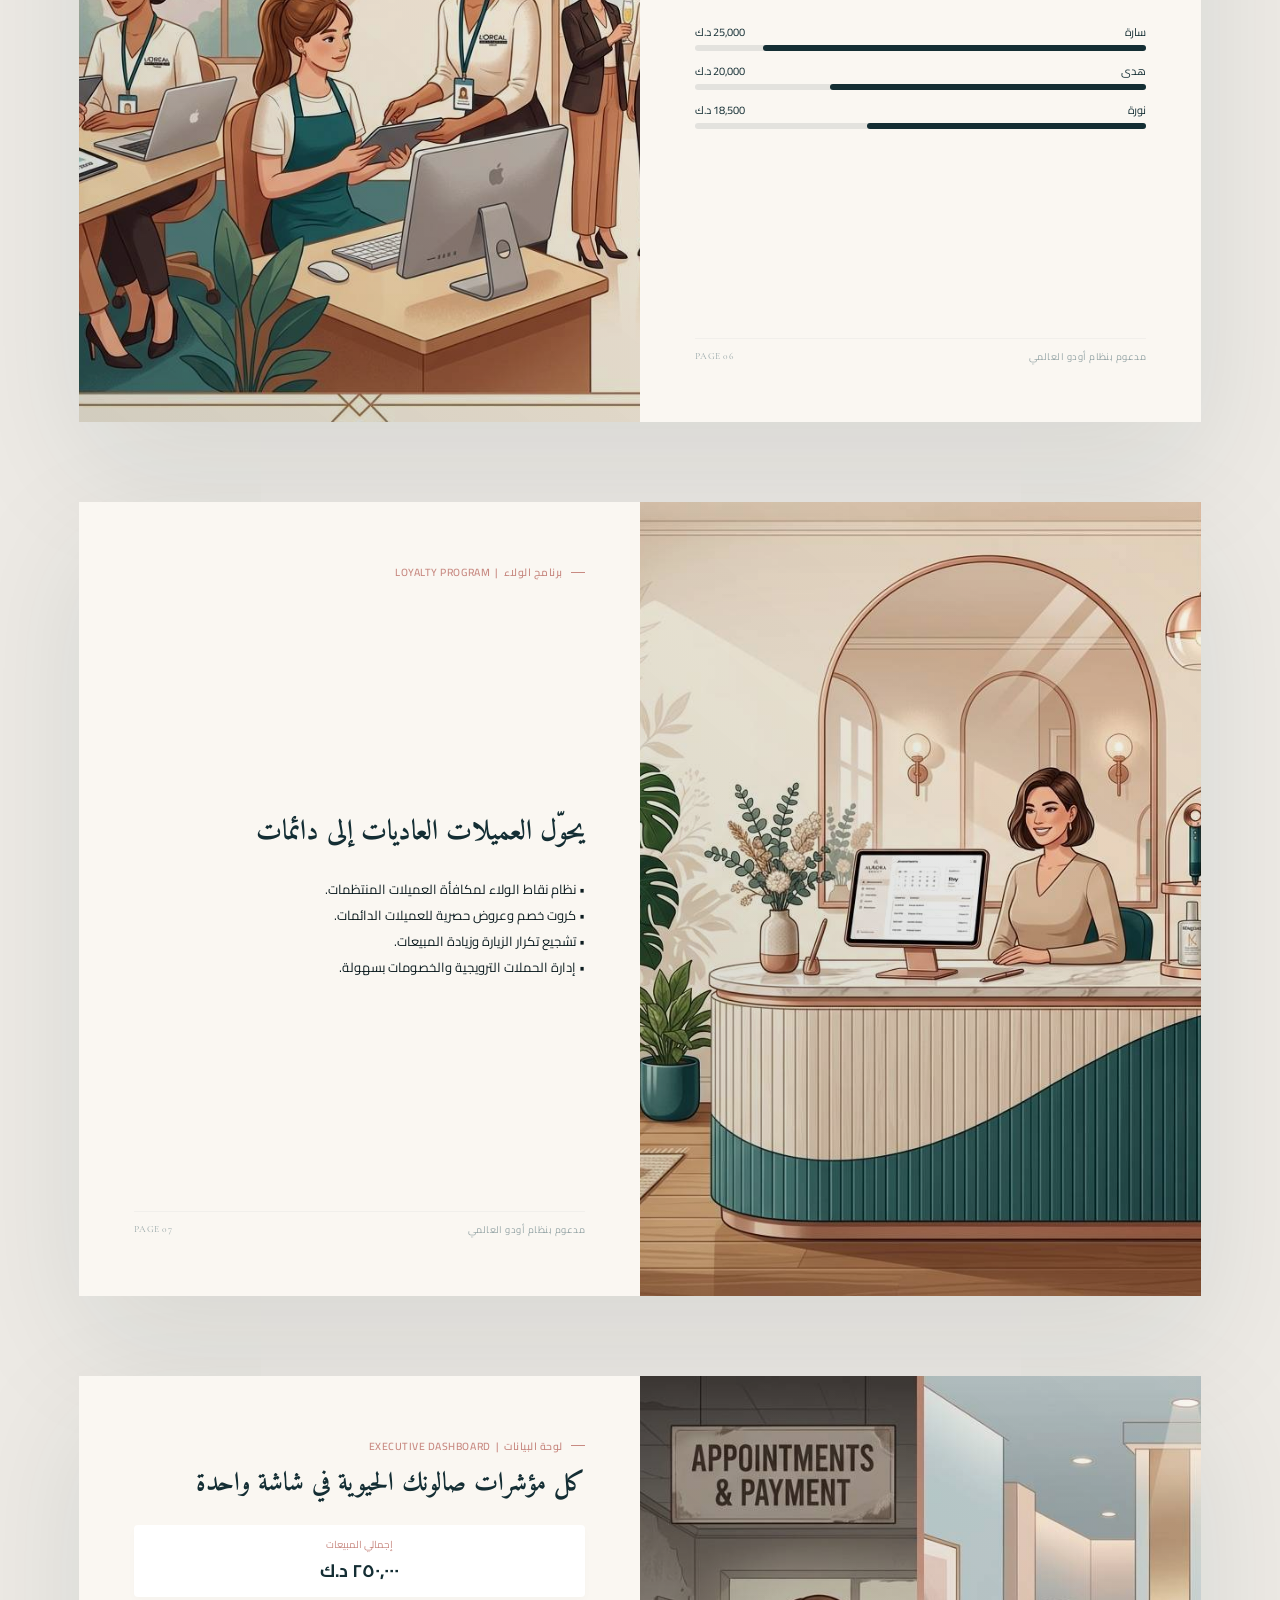
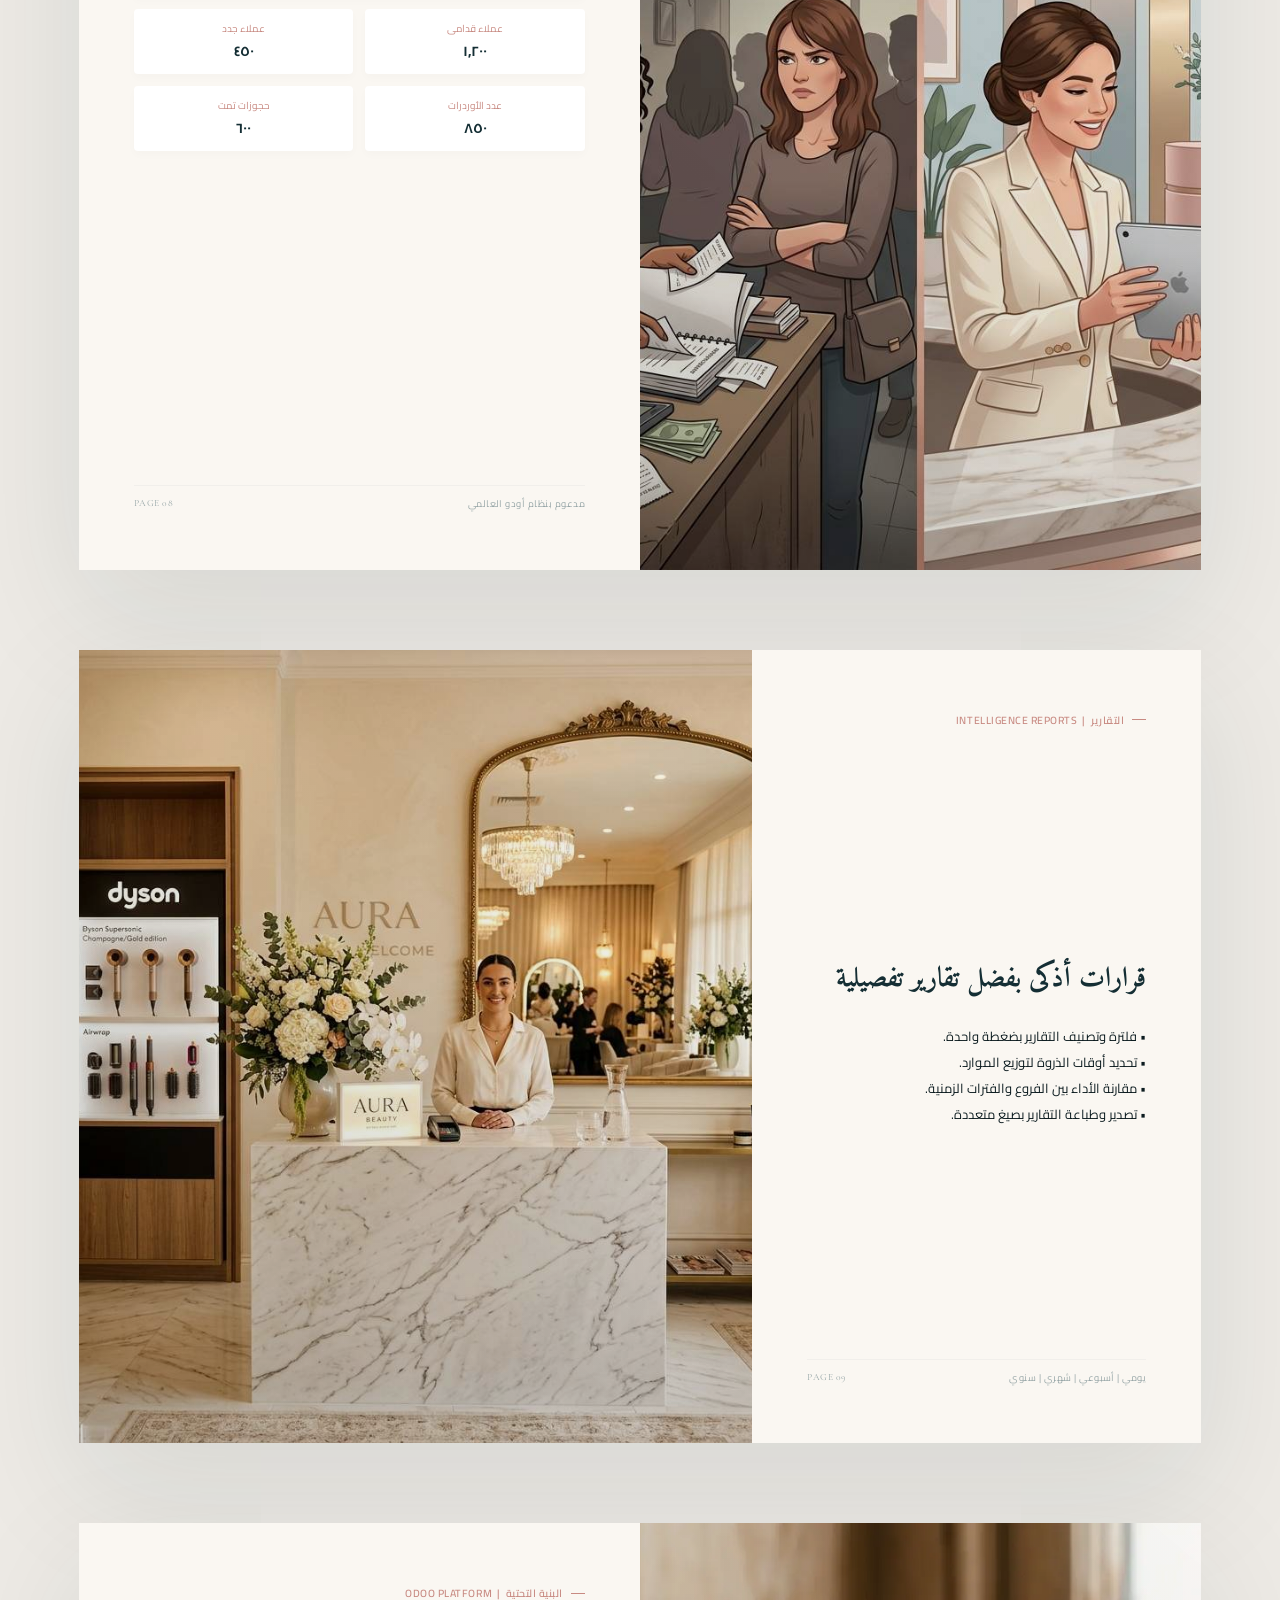
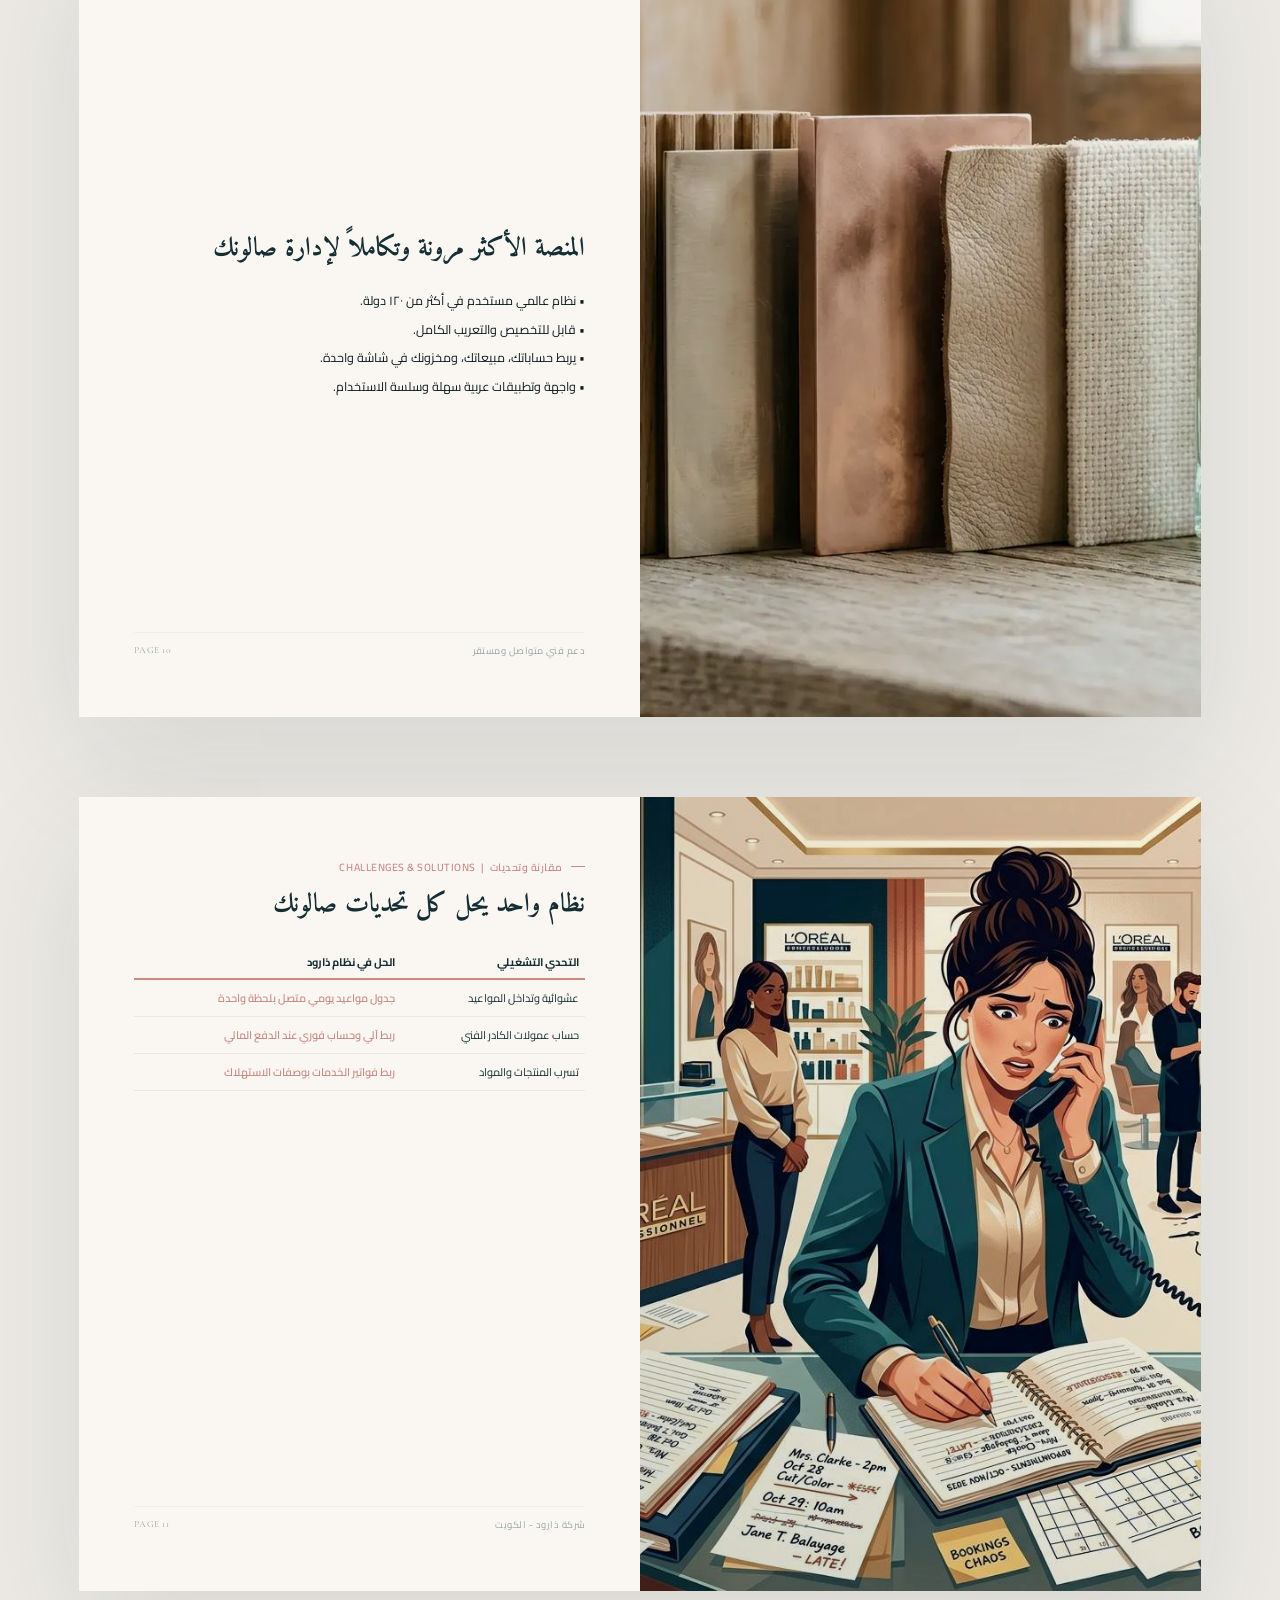
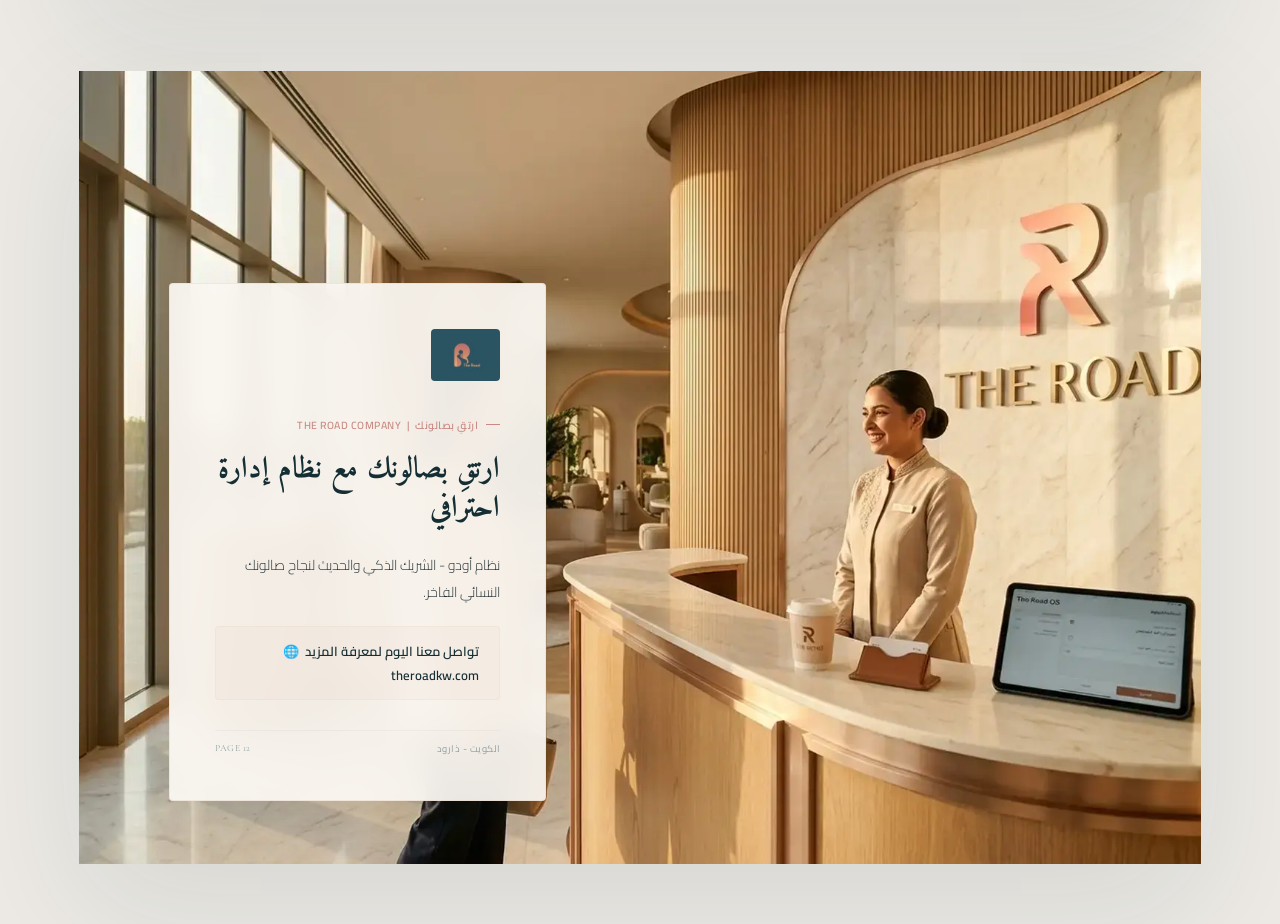
<file: brand_book.html>
<!DOCTYPE html>
<html lang="ar" dir="rtl">
<head>
  <meta charset="UTF-8">
  <title>شركة ذارود | نظام إدارة الصالونات النسائية</title>
  <meta name="viewport" content="width=device-width, initial-scale=1.0">
  <link rel="stylesheet" href="brand_book.css">
</head>
<body>

  <main class="deck-container">
    
    <!-- PAGE 01 — COVER -->
    <article class="book-cover" id="page-01">
      <div class="full-bleed-page">
        <img src="assets/hero/the_road_flagship_reception_master.webp" alt="Welcome Reception" class="full-bleed-image-bg">
        <div class="hero-overlay"></div>
        
        <div class="overlay-typography-box">
          <div class="logo-container" style="margin-bottom: 25px;">
            <img src="assets/logo.jpg" alt="شركة ذارود Logo" style="height: 52px; width: auto; object-fit: contain; border-radius: 4px;">
          </div>
          <div class="edition-badge" style="margin-bottom: 15px;">
            شركة ذارود &nbsp;|&nbsp; نظام إدارة الصالونات النسائية
          </div>
          <h1 class="main-title" style="font-size: 34px; line-height: 1.35;">شركة ذارود - نظام الصالونات</h1>
          <p class="subtitle" style="font-size: 15px; margin-bottom: 20px;">
            مبني على منصة أودو العالمية لتوفير تشغيل سلس وخدمات ضيافة راقية.
          </p>
          <div class="editorial-footer" style="margin-top: 30px;">
            <span>الكويت - ذارود</span>
            <span>PAGE 01</span>
          </div>
        </div>
      </div>
    </article>

    <!-- PAGE 02 — CORE MODULES -->
    <article class="book-cover" id="page-02">
      <section class="hero-photography width-50">
        <img src="assets/hero/the_road_signature_operations_master.webp" alt="Operations" class="hero-image">
        <div class="hero-overlay"></div>
      </section>

      <section class="editorial-info width-50 pad-large">
        <div class="edition-badge">
          حل شامل ومتكامل &nbsp;|&nbsp; ALL-IN-ONE SOLUTION
        </div>
        
        <div class="title-block">
          <h1 class="main-title">يغطي كل احتياجات صالونك في مكان واحد</h1>
          
          <div class="insight-cards-container" style="margin-top: 15px;">
            <div class="insight-card">
              <span class="insight-icon">📅</span>
              <span class="insight-text">نظام الحجوزات الذكي</span>
            </div>
            <div class="insight-card">
              <span class="insight-icon">💳</span>
              <span class="insight-text">نقطة بيع سريعة (POS)</span>
            </div>
            <div class="insight-card">
              <span class="insight-icon">👩‍💼</span>
              <span class="insight-text">إدارة وجدولة الموظفات</span>
            </div>
            <div class="insight-card">
              <span class="insight-icon">⭐</span>
              <span class="insight-text">نقاط ولاء عملاء متكاملة</span>
            </div>
            <div class="insight-card">
              <span class="insight-icon">📊</span>
              <span class="insight-text">تقارير وتحليلات فورية</span>
            </div>
          </div>
        </div>
        
        <div class="editorial-footer">
          <span>مدعوم بنظام أودو العالمي</span>
          <span>PAGE 02</span>
        </div>
      </section>
    </article>

    <!-- PAGE 03 — RESERVATIONS -->
    <article class="book-cover" id="page-03">
      <section class="editorial-info width-40 pad-large">
        <div class="edition-badge">
          جدولة الحجوزات &nbsp;|&nbsp; APPOINTMENTS
        </div>
        
        <div class="title-block">
          <h1 class="main-title" style="font-size: 28px;">جدولة بدقة واحترافية عالية</h1>
          <p class="subtitle" style="font-size: 13px;">
            نظام حجز مرن يمنع التداخل ويضمن توزيع العمل بشكل متساوٍ بين الموظفات.
          </p>
          
          <ul style="margin-top: 15px; list-style: none; font-size: 12.5px; line-height: 1.8; color: var(--color-teal-dark);">
            <li style="margin-bottom: 6px;">• جدول يومي واضح مقسّم حسب القسم.</li>
            <li style="margin-bottom: 6px;">• تحديد وحجز اسم الموظفة لكل خدمة.</li>
            <li style="margin-bottom: 6px;">• تتبع الحالات (جديد، مؤكد، حضر، ملغي).</li>
            <li style="margin-bottom: 6px;">• إدارة وتنسيق الحجوزات عبر الكول سنتر.</li>
          </ul>
        </div>
        
        <div class="editorial-footer">
          <span>مدعوم بنظام أودو العالمي</span>
          <span>PAGE 03</span>
        </div>
      </section>

      <section class="hero-photography width-60">
        <img src="assets/hero/TR_HERO_03_VIP_Beauty_Suite_v1.webp" alt="VIP Suite Appointments" class="hero-image">
        <div class="hero-overlay"></div>
      </section>
    </article>

    <!-- PAGE 04 — POS -->
    <article class="book-cover" id="page-04">
      <section class="hero-photography width-60">
        <img src="assets/hero/TR_HERO_04_Executive_Review_v1.webp" alt="POS Screen Management" class="hero-image">
        <div class="hero-overlay"></div>
      </section>

      <section class="editorial-info width-40 pad-large">
        <div class="edition-badge">
          نقطة البيع &nbsp;|&nbsp; POINT OF SALE
        </div>
        
        <div class="title-block">
          <h1 class="main-title" style="font-size: 28px;">شاشة بيع تسرّع الخدمة وتقلّل الأخطاء</h1>
          <p class="subtitle" style="font-size: 13px;">
            واجهة كاشير مبسطة تدعم الباقات والخدمات المتنوعة وسرعة الدفع المالي.
          </p>
          
          <ul style="margin-top: 15px; list-style: none; font-size: 12.5px; line-height: 1.8; color: var(--color-teal-dark);">
            <li style="margin-bottom: 6px;">• تقسيم شاشة المبيعات حسب أقسام الخدمة.</li>
            <li style="margin-bottom: 6px;">• عرض الأسعار والخدمات بوضوح للعميلة.</li>
            <li style="margin-bottom: 6px;">• ربط المبيعات والخدمة باسم خبيرة التجميل.</li>
            <li style="margin-bottom: 6px;">• دعم مبيعات التجزئة للمستحضرات.</li>
          </ul>
        </div>
        
        <div class="editorial-footer">
          <span>مدعوم بنظام أودو العالمي</span>
          <span>PAGE 04</span>
        </div>
      </section>
    </article>

    <!-- PAGE 05 — DEPARTMENTS -->
    <article class="book-cover" id="page-05">
      <section class="hero-photography width-50">
        <img src="assets/hero/TR_HERO_05_Retail_Experience_v1.webp" alt="Salon Departments Experience" class="hero-image">
        <div class="hero-overlay"></div>
      </section>

      <section class="editorial-info width-50 pad-large" style="background-color: var(--color-warm-beige);">
        <div class="edition-badge">
          الأقسام &nbsp;|&nbsp; SALON DEPARTMENTS
        </div>
        
        <div class="title-block" style="margin-top: 10px;">
          <h1 class="main-title" style="font-size: 26px;">تغطية شاملة لكل أقسام صالونك</h1>
          
          <div style="display: grid; grid-template-columns: repeat(2, 1fr); gap: 10px; margin-top: 15px;">
            <div style="background: #f1dbcc; padding: 10px; border-radius: 4px; text-align: center; font-size: 11px; font-weight: 600; color: var(--color-teal);">قسم الشعر</div>
            <div style="background: #d8c2e0; padding: 10px; border-radius: 4px; text-align: center; font-size: 11px; font-weight: 600; color: var(--color-teal);">قسم المكياج</div>
            <div style="background: #eddcb9; padding: 10px; border-radius: 4px; text-align: center; font-size: 11px; font-weight: 600; color: var(--color-teal);">مانيكير وبديكير</div>
            <div style="background: #b9cbe3; padding: 10px; border-radius: 4px; text-align: center; font-size: 11px; font-weight: 600; color: var(--color-teal);">قسم المساج</div>
            <div style="background: #bcd5c8; padding: 10px; border-radius: 4px; text-align: center; font-size: 11px; font-weight: 600; color: var(--color-teal);">الحمامات المغربية</div>
            <div style="background: #e8d0be; padding: 10px; border-radius: 4px; text-align: center; font-size: 11px; font-weight: 600; color: var(--color-teal);">قسم الشمع</div>
            <div style="background: #decad4; padding: 10px; border-radius: 4px; text-align: center; font-size: 11px; font-weight: 600; color: var(--color-teal);">عناية الوجه</div>
            <div style="background: #dcdabf; padding: 10px; border-radius: 4px; text-align: center; font-size: 11px; font-weight: 600; color: var(--color-teal);">كبار الزوار VIP</div>
          </div>
        </div>
        
        <div class="editorial-footer">
          <span>مدعوم بنظام أودو العالمي</span>
          <span>PAGE 05</span>
        </div>
      </section>
    </article>

    <!-- PAGE 06 — COMMISSIONS -->
    <article class="book-cover" id="page-06">
      <section class="editorial-info width-50 pad-large">
        <div class="edition-badge">
          العمولات &nbsp;|&nbsp; COMMISSIONS & PERFORMANCE
        </div>
        
        <div class="title-block">
          <h1 class="main-title" style="font-size: 28px;">تتبع أداء الكادر وحساب عمولاته تلقائياً</h1>
          <p class="subtitle" style="font-size: 12px; margin-bottom: 20px;">
            نظام متطور يربط مبيعات الخدمات والمنتجات بملف الموظفة ويحسب العمولات دون أخطاء.
          </p>
          
          <div style="display: flex; flex-direction: column; gap: 10px; font-size: 11px; color: var(--color-teal);">
            <div>
              <div style="display: flex; justify-content: space-between; margin-bottom: 3px;"><span>سارة</span><span>25,000 د.ك</span></div>
              <div style="height: 6px; background: rgba(20,46,52,0.1); border-radius: 3px;"><div style="width: 85%; height: 100%; background: var(--color-teal); border-radius: 3px;"></div></div>
            </div>
            <div>
              <div style="display: flex; justify-content: space-between; margin-bottom: 3px;"><span>هدى</span><span>20,000 د.ك</span></div>
              <div style="height: 6px; background: rgba(20,46,52,0.1); border-radius: 3px;"><div style="width: 70%; height: 100%; background: var(--color-teal); border-radius: 3px;"></div></div>
            </div>
            <div>
              <div style="display: flex; justify-content: space-between; margin-bottom: 3px;"><span>نورة</span><span>18,500 د.ك</span></div>
              <div style="height: 6px; background: rgba(20,46,52,0.1); border-radius: 3px;"><div style="width: 62%; height: 100%; background: var(--color-teal); border-radius: 3px;"></div></div>
            </div>
          </div>
        </div>
        
        <div class="editorial-footer">
          <span>مدعوم بنظام أودو العالمي</span>
          <span>PAGE 06</span>
        </div>
      </section>

      <section class="hero-photography width-50">
        <img src="assets/salon_roadmap.jpg" alt="Stylist Roadmap Performance" class="hero-image">
        <div class="hero-overlay"></div>
      </section>
    </article>

    <!-- PAGE 07 — LOYALTY -->
    <article class="book-cover" id="page-07">
      <section class="hero-photography width-50">
        <img src="assets/luxury_reception.jpg" alt="Loyalty Lounge Welcome" class="hero-image">
        <div class="hero-overlay"></div>
      </section>

      <section class="editorial-info width-50 pad-large">
        <div class="edition-badge">
          برنامج الولاء &nbsp;|&nbsp; LOYALTY PROGRAM
        </div>
        
        <div class="title-block">
          <h1 class="main-title" style="font-size: 28px;">يحوّل العميلات العاديات إلى دائمات</h1>
          
          <ul style="margin-top: 15px; list-style: none; font-size: 13px; line-height: 2.0; color: var(--color-teal-dark);">
            <li>• نظام نقاط الولاء لمكافأة العميلات المنتظمات.</li>
            <li>• كروت خصم وعروض حصرية للعميلات الدائمات.</li>
            <li>• تشجيع تكرار الزيارة وزيادة المبيعات.</li>
            <li>• إدارة الحملات الترويجية والخصومات بسهولة.</li>
          </ul>
        </div>
        
        <div class="editorial-footer">
          <span>مدعوم بنظام أودو العالمي</span>
          <span>PAGE 07</span>
        </div>
      </section>
    </article>

    <!-- PAGE 08 — OWNER DASHBOARD -->
    <article class="book-cover" id="page-08">
      <section class="hero-photography width-50">
        <img src="assets/salon_comparison.jpg" alt="Executive Dashboard Comparison" class="hero-image">
        <div class="hero-overlay"></div>
      </section>

      <section class="editorial-info width-50 pad-large" style="background-color: var(--color-warm-beige);">
        <div class="edition-badge">
          لوحة البيانات &nbsp;|&nbsp; EXECUTIVE DASHBOARD
        </div>
        
        <div class="title-block" style="margin-top: 10px;">
          <h1 class="main-title" style="font-size: 26px;">كل مؤشرات صالونك الحيوية في شاشة واحدة</h1>
          
          <div style="display: grid; grid-template-columns: repeat(2, 1fr); gap: 12px; text-align: center; margin-top: 15px;">
            <div style="background: white; padding: 10px; border-radius: 4px; box-shadow: 0 4px 10px rgba(0,0,0,0.02); grid-column: span 2;">
              <div style="font-size: 10px; color: var(--color-rose-gold);">إجمالي المبيعات</div>
              <div style="font-size: 18px; font-weight: 700; color: var(--color-teal);">٢٥٠,٠٠٠ د.ك</div>
            </div>
            <div style="background: white; padding: 10px; border-radius: 4px; box-shadow: 0 4px 10px rgba(0,0,0,0.02);">
              <div style="font-size: 10px; color: var(--color-rose-gold);">عملاء قدامى</div>
              <div style="font-size: 14px; font-weight: 700; color: var(--color-teal);">١,٢٠٠</div>
            </div>
            <div style="background: white; padding: 10px; border-radius: 4px; box-shadow: 0 4px 10px rgba(0,0,0,0.02);">
              <div style="font-size: 10px; color: var(--color-rose-gold);">عملاء جدد</div>
              <div style="font-size: 14px; font-weight: 700; color: var(--color-teal);">٤٥٠</div>
            </div>
            <div style="background: white; padding: 10px; border-radius: 4px; box-shadow: 0 4px 10px rgba(0,0,0,0.02);">
              <div style="font-size: 10px; color: var(--color-rose-gold);">عدد الأوردرات</div>
              <div style="font-size: 14px; font-weight: 700; color: var(--color-teal);">٨٥٠</div>
            </div>
            <div style="background: white; padding: 10px; border-radius: 4px; box-shadow: 0 4px 10px rgba(0,0,0,0.02);">
              <div style="font-size: 10px; color: var(--color-rose-gold);">حجوزات تمت</div>
              <div style="font-size: 14px; font-weight: 700; color: var(--color-teal);">٦٠٠</div>
            </div>
          </div>
        </div>
        
        <div class="editorial-footer">
          <span>مدعوم بنظام أودو العالمي</span>
          <span>PAGE 08</span>
        </div>
      </section>
    </article>

    <!-- PAGE 09 — REPORTS -->
    <article class="book-cover" id="page-09">
      <section class="editorial-info width-40 pad-large">
        <div class="edition-badge">
          التقارير &nbsp;|&nbsp; INTELLIGENCE REPORTS
        </div>
        
        <div class="title-block">
          <h1 class="main-title" style="font-size: 28px;">قرارات أذكى بفضل تقارير تفصيلية</h1>
          
          <ul style="margin-top: 15px; list-style: none; font-size: 13px; line-height: 2.0; color: var(--color-teal-dark);">
            <li>• فلترة وتصنيف التقارير بضغطة واحدة.</li>
            <li>• تحديد أوقات الذروة لتوزيع الموارد.</li>
            <li>• مقارنة الأداء بين الفروع والفترات الزمنية.</li>
            <li>• تصدير وطباعة التقارير بصيغ متعددة.</li>
          </ul>
        </div>
        
        <div class="editorial-footer">
          <span>يومي | أسبوعي | شهري | سنوي</span>
          <span>PAGE 09</span>
        </div>
      </section>

      <section class="hero-photography width-60">
        <img src="assets/salon_closing.jpg" alt="Operational Closing Reports" class="hero-image">
        <div class="hero-overlay"></div>
      </section>
    </article>

    <!-- PAGE 10 — WHY ODOO -->
    <article class="book-cover" id="page-10">
      <section class="hero-photography width-50">
        <img src="assets/materials/TR_MATERIAL_LIBRARY_MASTER.webp" alt="Odoo Stability Material" class="hero-image">
        <div class="hero-overlay"></div>
      </section>

      <section class="editorial-info width-50 pad-large">
        <div class="edition-badge">
          البنية التحتية &nbsp;|&nbsp; ODOO PLATFORM
        </div>
        
        <div class="title-block">
          <h1 class="main-title" style="font-size: 26px;">المنصة الأكثر مرونة وتكاملاً لإدارة صالونك</h1>
          
          <ul style="margin-top: 15px; list-style: none; font-size: 12.5px; line-height: 1.8; color: var(--color-teal-dark);">
            <li style="margin-bottom: 6px;">• نظام عالمي مستخدم في أكثر من ١٢٠ دولة.</li>
            <li style="margin-bottom: 6px;">• قابل للتخصيص والتعريب الكامل.</li>
            <li style="margin-bottom: 6px;">• يربط حساباتك، مبيعاتك، ومخزونك في شاشة واحدة.</li>
            <li style="margin-bottom: 6px;">• واجهة وتطبيقات عربية سهلة وسلسة الاستخدام.</li>
          </ul>
        </div>
        
        <div class="editorial-footer">
          <span>دعم فني متواصل ومستقر</span>
          <span>PAGE 10</span>
        </div>
      </section>
    </article>

    <!-- PAGE 11 — CHALLENGE VS SOLUTION -->
    <article class="book-cover" id="page-11">
      <section class="hero-photography width-50">
        <img src="assets/salon_chaos.jpg" alt="Operational Challenges Visualized" class="hero-image">
        <div class="hero-overlay"></div>
      </section>

      <section class="editorial-info width-50 pad-large" style="background-color: var(--color-warm-beige);">
        <div class="edition-badge">
          مقارنة وتحديات &nbsp;|&nbsp; CHALLENGES & SOLUTIONS
        </div>
        
        <div class="title-block" style="margin-top: 10px;">
          <h1 class="main-title" style="font-size: 26px;">نظام واحد يحل كل تحديات صالونك</h1>
          
          <table style="width: 100%; border-collapse: collapse; font-size: 11px; text-align: right; color: var(--color-teal); margin-top: 10px;">
            <thead>
              <tr style="border-bottom: 2px solid var(--color-rose-gold);">
                <th style="padding: 6px; font-weight: 700;">التحدي التشغيلي</th>
                <th style="padding: 6px; font-weight: 700;">الحل في نظام ذارود</th>
              </tr>
            </thead>
            <tbody>
              <tr style="border-bottom: 1px solid rgba(20,46,52,0.08);">
                <td style="padding: 8px 6px;">عشوائية وتداخل المواعيد</td>
                <td style="padding: 8px 6px; color: var(--color-rose-gold); font-weight: 600;">جدول مواعيد يومي متصل بلحظة واحدة</td>
              </tr>
              <tr style="border-bottom: 1px solid rgba(20,46,52,0.08);">
                <td style="padding: 8px 6px;">حساب عمولات الكادر الفني</td>
                <td style="padding: 8px 6px; color: var(--color-rose-gold); font-weight: 600;">ربط آلي وحساب فوري عند الدفع المالي</td>
              </tr>
              <tr style="border-bottom: 1px solid rgba(20,46,52,0.08);">
                <td style="padding: 8px 6px;">تسرب المنتجات والمواد</td>
                <td style="padding: 8px 6px; color: var(--color-rose-gold); font-weight: 600;">ربط فواتير الخدمات بوصفات الاستهلاك</td>
              </tr>
            </tbody>
          </table>
        </div>
        
        <div class="editorial-footer">
          <span>شركة ذارود - الكويت</span>
          <span>PAGE 11</span>
        </div>
      </section>
    </article>

    <!-- PAGE 12 — CLOSING -->
    <article class="book-cover" id="page-12">
      <div class="full-bleed-page">
        <img src="assets/hero/the_road_flagship_reception_master.webp" alt="Welcome Gate" class="full-bleed-image-bg">
        <div class="hero-overlay"></div>
        
        <div class="overlay-typography-box">
          <div class="logo-container" style="margin-bottom: 25px;">
            <img src="assets/logo.jpg" alt="شركة ذارود Logo" style="height: 52px; width: auto; object-fit: contain; border-radius: 4px;">
          </div>
          <div class="edition-badge" style="margin-bottom: 15px;">
            ارتقِ بصالونك &nbsp;|&nbsp; THE ROAD COMPANY
          </div>
          <h1 class="main-title" style="font-size: 30px; line-height: 1.3;">ارتقِ بصالونك مع نظام إدارة احترافي</h1>
          <p class="subtitle" style="font-size: 14px;">
            نظام أودو - الشريك الذكي والحديث لنجاح صالونك النسائي الفاخر.
          </p>
          
          <div class="invitation-box" style="margin-top: 20px; padding: 12px 20px;">
            <a href="https://theroadkw.com" class="contact-item" target="_blank" style="font-size: 13px;">
              تواصل معنا اليوم لمعرفة المزيد &nbsp;🌐 theroadkw.com
            </a>
          </div>
          
          <div class="editorial-footer" style="margin-top: 30px;">
            <span>الكويت - ذارود</span>
            <span>PAGE 12</span>
          </div>
        </div>
      </div>
    </article>

  </main>

</body>
</html>
</file>
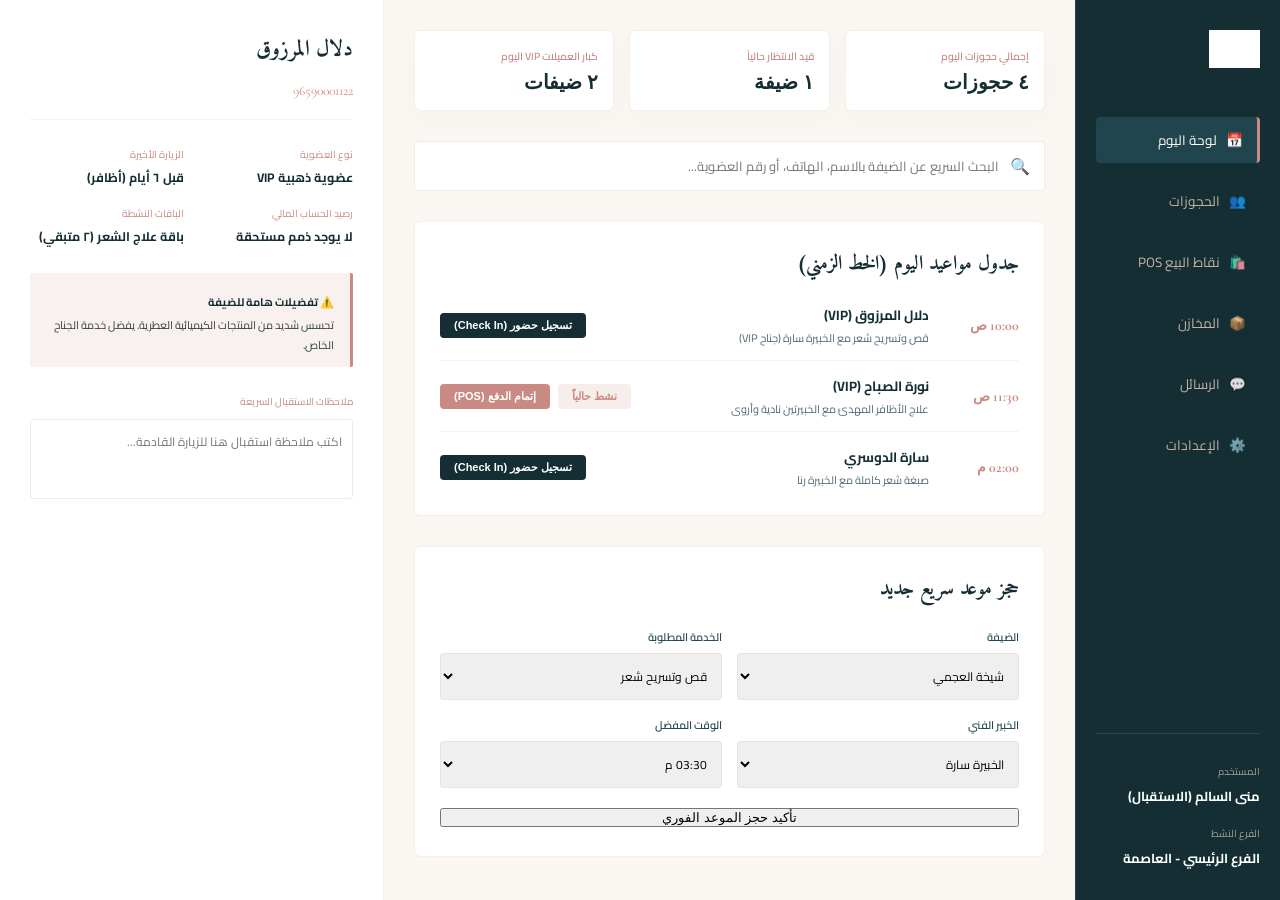
<file: reception.html>
<!DOCTYPE html>
<html lang="ar" dir="rtl">
<head>
  <meta charset="UTF-8">
  <title>المكتب الرئيسي للتشغيل | شركة ذارود (The Road Company)</title>
  <meta name="viewport" content="width=device-width, initial-scale=1.0">
  <link rel="stylesheet" href="reception.css">
</head>
<body>

  <main class="reception-container">
    
    <!-- 1. LEFT SIDEBAR -->
    <aside class="sidebar-panel">
      <div>
        <img src="assets/logo.jpg" alt="The Road Company Logo" class="sidebar-logo">
        <ul class="sidebar-menu">
          <li class="sidebar-menu-item active"><a href="#">📅 &nbsp; لوحة اليوم</a></li>
          <li class="sidebar-menu-item"><a href="#">👥 &nbsp; الحجوزات</a></li>
          <li class="sidebar-menu-item"><a href="#">🛍️ &nbsp; نقاط البيع POS</a></li>
          <li class="sidebar-menu-item"><a href="#">📦 &nbsp; المخازن</a></li>
          <li class="sidebar-menu-item"><a href="#">💬 &nbsp; الرسائل</a></li>
          <li class="sidebar-menu-item"><a href="#">⚙️ &nbsp; الإعدادات</a></li>
        </ul>
      </div>
      
      <div class="sidebar-footer-stats">
        <div>
          <span class="sidebar-stat-label">المستخدم</span>
          <div class="sidebar-stat-val">منى السالم (الاستقبال)</div>
        </div>
        <div>
          <span class="sidebar-stat-label">الفرع النشط</span>
          <div class="sidebar-stat-val">الفرع الرئيسي - العاصمة</div>
        </div>
      </div>
    </aside>

    <!-- 2. CENTER PANEL (TIMELINE & SCHEDULING) -->
    <section class="center-panel">
      <!-- Header Stats Row -->
      <div class="stats-header-bar">
        <div class="stat-card-mini">
          <span class="stat-card-title">إجمالي حجوزات اليوم</span>
          <span class="stat-card-value" id="stats-total-bookings">٤ حجوزات</span>
        </div>
        <div class="stat-card-mini">
          <span class="stat-card-title">قيد الانتظار حالياً</span>
          <span class="stat-card-value" id="stats-waiting-count">١ ضيفة</span>
        </div>
        <div class="stat-card-mini">
          <span class="stat-card-title">كبار العميلات VIP اليوم</span>
          <span class="stat-card-value">٢ ضيفات</span>
        </div>
      </div>

      <!-- Quick Search -->
      <div class="search-bar-box">
        <input type="text" id="guest-search" class="search-input" placeholder="البحث السريع عن الضيفة بالاسم، الهاتف، أو رقم العضوية..." oninput="filterTimeline()">
        <span class="search-icon-placeholder">🔍</span>
      </div>

      <!-- Timeline / Today's Schedule -->
      <div class="timeline-card">
        <h2 class="timeline-title">جدول مواعيد اليوم (الخط الزمني)</h2>
        <div class="timeline-items" id="timeline-container">
          <!-- Item 1 -->
          <div class="timeline-row" id="appt-row-1" onclick="loadCustomerProfile('c1')">
            <span class="timeline-time">10:00 ص</span>
            <div class="timeline-details">
              <div class="timeline-guest-name">دلال المرزوق (VIP)</div>
              <div class="timeline-service-desc">قص وتسريح شعر مع الخبيرة سارة (جناح VIP)</div>
            </div>
            <div class="timeline-action-zone" id="action-zone-1">
              <button class="btn-small btn-checkin" onclick="checkInAppointment(1, event)">تسجيل حضور (Check In)</button>
            </div>
          </div>
          
          <!-- Item 2 -->
          <div class="timeline-row" id="appt-row-2" onclick="loadCustomerProfile('c2')">
            <span class="timeline-time">11:30 ص</span>
            <div class="timeline-details">
              <div class="timeline-guest-name">نورة الصباح (VIP)</div>
              <div class="timeline-service-desc">علاج الأظافر المهدئ مع الخبيرتين نادية وأروى</div>
            </div>
            <div class="timeline-action-zone" id="action-zone-2">
              <button class="btn-small btn-status-label" style="background-color: rgba(200, 138, 130, 0.15); color: var(--color-rose-gold);">نشط حالياً</button>
              <button class="btn-small btn-checkout" onclick="checkOutAppointment(2, event)">إتمام الدفع (POS)</button>
            </div>
          </div>

          <!-- Item 3 -->
          <div class="timeline-row" id="appt-row-3" onclick="loadCustomerProfile('c3')">
            <span class="timeline-time">02:00 م</span>
            <div class="timeline-details">
              <div class="timeline-guest-name">سارة الدوسري</div>
              <div class="timeline-service-desc">صبغة شعر كاملة مع الخبيرة رنا</div>
            </div>
            <div class="timeline-action-zone" id="action-zone-3">
              <button class="btn-small btn-checkin" onclick="checkInAppointment(3, event)">تسجيل حضور (Check In)</button>
            </div>
          </div>
        </div>
      </div>

      <!-- Quick Booking Form -->
      <div class="quick-booking-card">
        <h2 class="timeline-title">حجز موعد سريع جديد</h2>
        <form id="booking-form" onsubmit="createNewBooking(event)">
          <div class="booking-form-grid">
            <div class="form-group">
              <span class="form-label">الضيفة</span>
              <select id="form-customer" class="form-select" required>
                <option value="c1">دلال المرزوق (VIP)</option>
                <option value="c3">سارة الدوسري</option>
                <option value="c4" selected>شيخة العجمي</option>
              </select>
            </div>
            <div class="form-group">
              <span class="form-label">الخدمة المطلوبة</span>
              <select id="form-service" class="form-select" required>
                <option value="قص وتسريح شعر">قص وتسريح شعر</option>
                <option value="علاج الأظافر المهدئ">علاج الأظافر المهدئ</option>
                <option value="صبغة شعر كاملة">صبغة شعر كاملة</option>
                <option value="عناية متكاملة بالبشرة">عناية متكاملة بالبشرة</option>
              </select>
            </div>
            <div class="form-group">
              <span class="form-label">الخبير الفني</span>
              <select id="form-employee" class="form-select" required>
                <option value="سارة">الخبيرة سارة</option>
                <option value="نادية">الخبيرة نادية</option>
                <option value="رنا">الخبيرة رنا</option>
              </select>
            </div>
            <div class="form-group">
              <span class="form-label">الوقت المفضل</span>
              <select id="form-time" class="form-select" required>
                <option value="03:30 م">03:30 م</option>
                <option value="04:00 م">04:00 م</option>
                <option value="05:30 م">05:30 م</option>
              </select>
            </div>
          </div>
          <button type="submit" class="cta-btn" style="margin-top: 20px; width: 100%;">تأكيد حجز الموعد الفوري</button>
        </form>
      </div>
    </section>

    <!-- 3. RIGHT PANEL (CUSTOMER PREVIEW & CONTEXT) -->
    <section class="right-panel">
      <div class="preview-header">
        <h2 class="preview-title" id="preview-name">دلال المرزوق</h2>
        <span class="preview-phone" id="preview-phone">96590001122</span>
      </div>

      <div class="preview-grid-details">
        <div class="preview-detail-box">
          <span class="preview-label">نوع العضوية</span>
          <span class="preview-val" id="preview-membership">عضوية ذهبية VIP</span>
        </div>
        <div class="preview-detail-box">
          <span class="preview-label">الزيارة الأخيرة</span>
          <span class="preview-val" id="preview-last-visit">قبل ٦ أيام (أظافر)</span>
        </div>
        <div class="preview-detail-box">
          <span class="preview-label">رصيد الحساب المالي</span>
          <span class="preview-val" id="preview-balance">لا يوجد ذمم مستحقة</span>
        </div>
        <div class="preview-detail-box">
          <span class="preview-label">الباقات النشطة</span>
          <span class="preview-val" id="preview-packages">باقة علاج الشعر (٢ متبقي)</span>
        </div>
      </div>

      <!-- Alerts / Preferences Box -->
      <div class="preview-alert-box" id="preview-alert-container">
        <span class="preview-alert-title">⚠️ تفضيلات هامة للضيفة</span>
        <p class="preview-alert-text" id="preview-alert-desc">تحسس شديد من المنتجات الكيميائية العطرية. يفضل خدمة الجناح الخاص.</p>
      </div>

      <!-- Quick Notes Editor -->
      <div class="quick-notes-box">
        <span class="preview-label">ملاحظات الاستقبال السريعة</span>
        <textarea id="notes-area" class="notes-textarea" placeholder="اكتب ملاحظة استقبال هنا للزيارة القادمة..." oninput="updateNotes()"></textarea>
      </div>
    </section>

  </main>

  <!-- INTERACTIVE JS FOR RECEPTION WORKSPACE -->
  <script>
    // Fake Database for Customer Profiles
    const customersData = {
      'c1': {
        name: 'دلال المرزوق',
        phone: '96590001122',
        membership: 'عضوية ذهبية VIP',
        lastVisit: 'قبل ٦ أيام (أظافر)',
        balance: 'لا يوجد ذمم مستحقة',
        packages: 'باقة علاج الشعر (٢ متبقي)',
        alert: 'تحسس شديد من المنتجات الكيميائية العطرية. يفضل خدمة الجناح الخاص.',
        notes: 'تفضل القهوة العربية خفيفة الهيل.'
      },
      'c2': {
        name: 'نورة الصباح',
        phone: '96599900088',
        membership: 'عضوية بلاتينية VIP',
        lastVisit: 'أمس (قص وصبغ)',
        balance: 'لا يوجد ذمم مستحقة',
        packages: 'باقة العناية بالبشرة (٤ متبقي)',
        alert: 'تفضل الخبيرة نادية فقط لخدمات العناية بالأظافر.',
        notes: 'الحرص على توفير مياه الورد الخاصة لها.'
      },
      'c3': {
        name: 'سارة الدوسري',
        phone: '96590002233',
        membership: 'عضوية عامة',
        lastVisit: 'قبل أسبوعين (استشارة)',
        balance: '١٥.٠٠٠ د.ك متبقي',
        packages: 'لا يوجد باقات نشطة',
        alert: 'لا يوجد تحسسات مسجلة.',
        notes: ''
      },
      'c4': {
        name: 'شيخة العجمي',
        phone: '96590004455',
        membership: 'عضوية عامة',
        lastVisit: 'الزيارة الأولى اليوم',
        balance: 'لا يوجد ذمم مستحقة',
        packages: 'لا يوجد باقات نشطة',
        alert: 'تفضل مستحضرات العناية الطبيعية.',
        notes: 'الضيفة جديدة للصالون.'
      }
    };

    let activeCustomerId = 'c1';

    function loadCustomerProfile(id) {
      activeCustomerId = id;
      const data = customersData[id];
      document.getElementById('preview-name').innerText = data.name;
      document.getElementById('preview-phone').innerText = data.phone;
      document.getElementById('preview-membership').innerText = data.membership;
      document.getElementById('preview-last-visit').innerText = data.lastVisit;
      document.getElementById('preview-balance').innerText = data.balance;
      document.getElementById('preview-packages').innerText = data.packages;
      document.getElementById('preview-alert-desc').innerText = data.alert;
      document.getElementById('notes-area').value = data.notes;
    }

    function updateNotes() {
      const notesVal = document.getElementById('notes-area').value;
      customersData[activeCustomerId].notes = notesVal;
    }

    function checkInAppointment(id, event) {
      if (event) event.stopPropagation(); // prevent loading profile row triggers
      
      const actionZone = document.getElementById('action-zone-' + id);
      actionZone.innerHTML = `
        <button class="btn-small btn-status-label" style="background-color: rgba(200, 138, 130, 0.15); color: var(--color-rose-gold);">نشط حالياً</button>
        <button class="btn-small btn-checkout" onclick="checkOutAppointment(${id}, event)">إتمام الدفع (POS)</button>
      `;

      // Update Waiting stats
      document.getElementById('stats-waiting-count').innerText = '١ ضيفة';
    }

    function checkOutAppointment(id, event) {
      if (event) event.stopPropagation();
      
      const actionZone = document.getElementById('action-zone-' + id);
      actionZone.innerHTML = `
        <button class="btn-small btn-status-label" style="background-color: rgba(20, 46, 52, 0.05); color: var(--color-teal);">مكتمل (تم الدفع)</button>
      `;
    }

    function createNewBooking(event) {
      event.preventDefault();
      
      const customerId = document.getElementById('form-customer').value;
      const service = document.getElementById('form-service').value;
      const employee = document.getElementById('form-employee').value;
      const time = document.getElementById('form-time').value;

      const customerName = customersData[customerId].name;
      const isVip = customersData[customerId].membership.includes('VIP') ? ' (VIP)' : '';

      const container = document.getElementById('timeline-container');
      const newId = container.children.length + 1;

      const newRowHtml = `
        <div class="timeline-row" id="appt-row-${newId}" onclick="loadCustomerProfile('${customerId}')">
          <span class="timeline-time">${time}</span>
          <div class="timeline-details">
            <div class="timeline-guest-name">${customerName}${isVip}</div>
            <div class="timeline-service-desc">${service} مع الخبيرة ${employee}</div>
          </div>
          <div class="timeline-action-zone" id="action-zone-${newId}">
            <button class="btn-small btn-checkin" onclick="checkInAppointment(${newId}, event)">تسجيل حضور (Check In)</button>
          </div>
        </div>
      `;

      container.innerHTML += newRowHtml;

      // Update statistics
      document.getElementById('stats-total-bookings').innerText = newId + ' حجوزات';
    }

    function filterTimeline() {
      const query = document.getElementById('guest-search').value.toLowerCase();
      const rows = document.querySelectorAll('.timeline-row');
      
      rows.forEach(row => {
        const name = row.querySelector('.timeline-guest-name').innerText.toLowerCase();
        const desc = row.querySelector('.timeline-service-desc').innerText.toLowerCase();
        
        if (name.includes(query) || desc.includes(query)) {
          row.style.display = 'flex';
        } else {
          row.style.display = 'none';
        }
      });
    }
  </script>
</body>
</html>
</file>
<file: style.css>
@import url('https://fonts.googleapis.com/css2?family=Amiri:ital,wght@0,400;0,700;1,400;1,700&family=Cairo:wght@300;400;500;600;700;800;900&family=Cormorant+Garamond:ital,wght@0,300;0,400;0,500;0,600;0,700;1,300&display=swap');

:root {
  --color-teal: #142e34;
  --color-teal-dark: #0c1c20;
  --color-teal-light: #20454e;
  --color-rose-gold: #c88a82;
  --color-champagne: #e5cdbc;
  --color-warm-beige: #faf7f2;
  --color-ivory: #fafafa;
  --color-white: #ffffff;
  --font-serif: 'Amiri', serif;
  --font-sans: 'Cairo', sans-serif;
  --font-display: 'Cormorant Garamond', serif;
}

* {
  box-sizing: border-box;
  margin: 0;
  padding: 0;
}

html {
  scroll-behavior: smooth;
}

body {
  font-family: var(--font-sans);
  background-color: var(--color-warm-beige);
  color: var(--color-teal-dark);
  direction: rtl;
  text-align: right;
  -webkit-font-smoothing: antialiased;
  overflow-x: hidden;
}

/* --- NAVIGATION HEADER --- */
.site-header {
  position: fixed;
  top: 20px;
  left: 50%;
  transform: translateX(-50%);
  width: 90%;
  max-width: 1200px;
  background: rgba(250, 247, 242, 0.94);
  border: 1px solid rgba(229, 205, 188, 0.4);
  backdrop-filter: blur(15px);
  -webkit-backdrop-filter: blur(15px);
  border-radius: 8px;
  padding: 15px 30px;
  z-index: 1000;
  display: flex;
  justify-content: space-between;
  align-items: center;
  box-shadow: 0 10px 40px rgba(20, 46, 52, 0.04);
}

.logo-link img {
  height: 38px;
  width: auto;
  object-fit: contain;
}

.nav-menu {
  display: flex;
  gap: 25px;
  list-style: none;
}

.nav-link {
  font-family: var(--font-sans);
  font-size: 13.5px;
  font-weight: 600;
  color: var(--color-teal);
  text-decoration: none;
  transition: color 0.3s ease;
}

.nav-link:hover {
  color: var(--color-rose-gold);
}

.cta-btn {
  background-color: var(--color-teal);
  color: var(--color-white);
  border: none;
  padding: 10px 22px;
  border-radius: 4px;
  font-family: var(--font-sans);
  font-size: 13px;
  font-weight: 700;
  text-decoration: none;
  cursor: pointer;
  transition: background-color 0.3s ease, transform 0.2s ease;
}

.cta-btn:hover {
  background-color: var(--color-teal-light);
  transform: translateY(-1px);
}

/* --- LANDING HERO --- */
.hero-section {
  position: relative;
  height: 100vh;
  width: 100%;
  display: flex;
  align-items: center;
  justify-content: center;
  overflow: hidden;
}

.hero-bg-img {
  position: absolute;
  top: 0;
  left: 0;
  width: 100%;
  height: 100%;
  object-fit: cover;
  z-index: 1;
}

.hero-overlay {
  position: absolute;
  top: 0;
  left: 0;
  width: 100%;
  height: 100%;
  background: linear-gradient(
    180deg,
    rgba(20, 46, 52, 0.25) 0%,
    rgba(20, 46, 52, 0.45) 100%
  );
  z-index: 2;
}

.hero-content-box {
  position: relative;
  z-index: 10;
  text-align: center;
  max-width: 800px;
  padding: 20px;
}

.hero-badge {
  font-family: var(--font-sans);
  font-size: 12px;
  font-weight: 700;
  letter-spacing: 0.1em;
  color: var(--color-champagne);
  margin-bottom: 20px;
  text-transform: uppercase;
}

.hero-title {
  font-family: var(--font-serif);
  font-size: 52px;
  font-weight: 700;
  line-height: 1.3;
  color: var(--color-white);
  margin-bottom: 25px;
}

.hero-subtitle {
  font-family: var(--font-sans);
  font-size: 16px;
  font-weight: 300;
  line-height: 1.9;
  color: var(--color-warm-beige);
  opacity: 0.9;
  margin-bottom: 35px;
  max-width: 600px;
  margin-left: auto;
  margin-right: auto;
}

/* --- EDITORIAL SECTIONS (COMMON) --- */
.section-wrapper {
  padding: 100px 5% 120px 5%;
  max-width: 1200px;
  margin: 0 auto;
}

.section-badge {
  font-family: var(--font-sans);
  font-size: 11px;
  font-weight: 700;
  color: var(--color-rose-gold);
  margin-bottom: 15px;
  display: block;
}

.section-title {
  font-family: var(--font-serif);
  font-size: 38px;
  font-weight: 700;
  color: var(--color-teal);
  margin-bottom: 30px;
  line-height: 1.35;
}

/* --- OUR PHILOSOPHY --- */
.philosophy-layout {
  display: grid;
  grid-template-columns: 1fr 1fr;
  gap: 60px;
  align-items: center;
}

.philosophy-text-block {
  font-family: var(--font-sans);
  font-size: 15px;
  line-height: 1.95;
  color: var(--color-teal-dark);
  font-weight: 300;
}

.philosophy-text-block p {
  margin-bottom: 20px;
}

.philosophy-quote {
  font-family: var(--font-serif);
  font-size: 24px;
  line-height: 1.6;
  color: var(--color-teal);
  font-weight: 700;
  border-right: 3px solid var(--color-rose-gold);
  padding-right: 25px;
}

/* --- GUEST JOURNEY --- */
.journey-tabs-nav {
  display: flex;
  justify-content: space-between;
  border-bottom: 1px solid rgba(20, 46, 52, 0.08);
  margin-bottom: 40px;
  overflow-x: auto;
  padding-bottom: 10px;
}

.journey-tab-btn {
  font-family: var(--font-sans);
  font-size: 13.5px;
  font-weight: 600;
  color: var(--color-teal);
  opacity: 0.6;
  background: none;
  border: none;
  padding: 10px 15px;
  cursor: pointer;
  white-space: nowrap;
  transition: all 0.3s ease;
}

.journey-tab-btn.active, .journey-tab-btn:hover {
  opacity: 1;
  color: var(--color-rose-gold);
  border-bottom: 2px solid var(--color-rose-gold);
}

.journey-content-card {
  display: grid;
  grid-template-columns: 1fr 1fr;
  gap: 50px;
  background-color: var(--color-white);
  border: 1px solid rgba(229, 205, 188, 0.3);
  padding: 40px;
  border-radius: 6px;
  box-shadow: 0 15px 45px rgba(20, 46, 52, 0.02);
}

.journey-card-img {
  width: 100%;
  height: 320px;
  object-fit: cover;
  border-radius: 4px;
}

.journey-card-text {
  display: flex;
  flex-direction: column;
  justify-content: center;
}

.journey-card-step-num {
  font-family: var(--font-display);
  font-size: 16px;
  color: var(--color-rose-gold);
  margin-bottom: 10px;
}

.journey-card-title {
  font-family: var(--font-serif);
  font-size: 26px;
  color: var(--color-teal);
  margin-bottom: 15px;
}

.journey-card-desc {
  font-family: var(--font-sans);
  font-size: 13.5px;
  line-height: 1.95;
  color: var(--color-teal-dark);
  opacity: 0.95;
}

/* --- SOLUTIONS GRID --- */
.solutions-grid {
  display: grid;
  grid-template-columns: repeat(auto-fit, minmax(280px, 1fr));
  gap: 30px;
}

.solution-card {
  background-color: var(--color-white);
  border: 1px solid rgba(229, 205, 188, 0.35);
  padding: 35px;
  border-radius: 6px;
  transition: transform 0.3s ease, box-shadow 0.3s ease;
}

.solution-card:hover {
  transform: translateY(-4px);
  box-shadow: 0 20px 40px rgba(20, 46, 52, 0.05);
}

.solution-icon {
  font-size: 24px;
  color: var(--color-rose-gold);
  margin-bottom: 20px;
  display: block;
}

.solution-card-title {
  font-family: var(--font-serif);
  font-size: 20px;
  color: var(--color-teal);
  margin-bottom: 12px;
}

.solution-card-desc {
  font-family: var(--font-sans);
  font-size: 13px;
  line-height: 1.8;
  color: var(--color-teal-dark);
  opacity: 0.85;
}

/* --- BUSINESS GROWTH --- */
.growth-layout {
  display: grid;
  grid-template-columns: 1fr 1fr;
  gap: 60px;
  align-items: center;
}

.growth-text-block {
  font-family: var(--font-sans);
  font-size: 14.5px;
  line-height: 1.95;
  color: var(--color-teal-dark);
  font-weight: 300;
}

.growth-story {
  border-right: 2px solid var(--color-rose-gold);
  padding-right: 20px;
  margin-bottom: 30px;
}

/* --- PARTNERSHIP & TRUST BLOCKS --- */
.blocks-grid {
  display: grid;
  grid-template-columns: repeat(4, 1fr);
  gap: 25px;
}

.block-item {
  border-right: 2px solid var(--color-rose-gold);
  padding-right: 18px;
}

.block-title {
  font-family: var(--font-sans);
  font-size: 14px;
  font-weight: 700;
  color: var(--color-teal);
  margin-bottom: 8px;
}

.block-desc {
  font-family: var(--font-sans);
  font-size: 12px;
  line-height: 1.8;
  color: var(--color-teal-dark);
  opacity: 0.8;
}

/* --- CONTACT FOOTER --- */
.contact-section {
  background-color: var(--color-teal);
  color: var(--color-white);
  padding: 100px 5% 80px 5%;
}

.contact-layout {
  max-width: 1200px;
  margin: 0 auto;
  display: grid;
  grid-template-columns: 1.2fr 0.8fr;
  gap: 60px;
  align-items: center;
}

.contact-info-side {
  display: flex;
  flex-direction: column;
}

.contact-title {
  font-family: var(--font-serif);
  font-size: 42px;
  margin-bottom: 25px;
  color: var(--color-white);
}

.contact-subtitle {
  font-family: var(--font-sans);
  font-size: 15px;
  line-height: 1.9;
  color: var(--color-champagne);
  opacity: 0.9;
  margin-bottom: 40px;
}

.contact-channels {
  display: flex;
  flex-direction: column;
  gap: 15px;
}

.contact-channel-item {
  font-family: var(--font-sans);
  font-size: 14px;
  font-weight: 600;
  color: var(--color-white);
  text-decoration: none;
  display: flex;
  align-items: center;
  gap: 12px;
}

.contact-channel-item:hover {
  color: var(--color-rose-gold);
}

.qr-side {
  display: flex;
  flex-direction: column;
  align-items: center;
  gap: 15px;
}

.contact-qr-img {
  width: 140px;
  height: 140px;
  background-color: var(--color-white);
  padding: 8px;
  border-radius: 4px;
}

.qr-caption {
  font-family: var(--font-sans);
  font-size: 11px;
  color: var(--color-champagne);
  opacity: 0.8;
}

/* --- MOBILE RESPONSIVE ADAPTABILITY --- */
@media (max-width: 992px) {
  .site-header {
    width: 95%;
    padding: 12px 20px;
  }
  .nav-menu {
    display: none; /* Auto collapse menu for mobile layout */
  }
  .philosophy-layout, .journey-content-card, .growth-layout, .contact-layout {
    grid-template-columns: 1fr;
    gap: 40px;
  }
  .blocks-grid {
    grid-template-columns: 1fr 1fr;
  }
  .hero-title {
    font-size: 38px;
  }
}

@media (max-width: 576px) {
  .blocks-grid {
    grid-template-columns: 1fr;
  }
  .hero-title {
    font-size: 32px;
  }
  .section-title {
    font-size: 28px;
  }
}

@media print {
  @page {
    size: A4 landscape;
    margin: 0;
  }
  body {
    background: none;
    padding: 0;
  }
  .site-header {
    display: none !important;
  }
  .hero-section, .section-wrapper, .contact-section {
    width: 297mm;
    height: 210mm;
    page-break-inside: avoid;
    page-break-after: always;
    padding: 40px 50px !important;
    margin: 0 !important;
    box-sizing: border-box;
    display: flex;
    flex-direction: column;
    justify-content: center;
  }
  .hero-section {
    position: relative;
    display: flex;
    align-items: center;
    justify-content: center;
  }
  .contact-section {
    background-color: var(--color-teal) !important;
    color: var(--color-white) !important;
    -webkit-print-color-adjust: exact;
    print-color-adjust: exact;
  }
}
</file>
<file: reception.css>
@import url('https://fonts.googleapis.com/css2?family=Amiri:ital,wght@0,400;0,700;1,400;1,700&family=Cairo:wght@300;400;500;600;700;800;900&family=Cormorant+Garamond:ital,wght@0,300;0,400;0,500;0,600;0,700;1,300&display=swap');

:root {
  --color-teal: #142e34;
  --color-teal-dark: #0c1c20;
  --color-teal-light: #20454e;
  --color-rose-gold: #c88a82;
  --color-champagne: #e5cdbc;
  --color-warm-beige: #faf7f2;
  --color-ivory: #fafafa;
  --color-white: #ffffff;
  --font-serif: 'Amiri', serif;
  --font-sans: 'Cairo', sans-serif;
  --font-display: 'Cormorant Garamond', serif;
}

* {
  box-sizing: border-box;
  margin: 0;
  padding: 0;
}

body {
  font-family: var(--font-sans);
  background-color: var(--color-warm-beige);
  color: var(--color-teal-dark);
  direction: rtl;
  text-align: right;
  -webkit-font-smoothing: antialiased;
  height: 100vh;
  display: flex;
  overflow: hidden;
}

/* --- MAIN DASHBOARD LAYOUT --- */
.reception-container {
  display: flex;
  width: 100%;
  height: 100vh;
}

/* --- 1. LEFT SIDEBAR (15% width) --- */
.sidebar-panel {
  width: 16%;
  background-color: var(--color-teal);
  color: var(--color-white);
  padding: 30px 20px;
  display: flex;
  flex-direction: column;
  justify-content: space-between;
  border-left: 1px solid rgba(250, 247, 242, 0.1);
}

.sidebar-logo {
  height: 38px;
  object-fit: contain;
  margin-bottom: 40px;
  filter: brightness(0) invert(1);
}

.sidebar-menu {
  list-style: none;
  display: flex;
  flex-direction: column;
  gap: 15px;
}

.sidebar-menu-item a {
  font-family: var(--font-sans);
  font-size: 13.5px;
  color: var(--color-champagne);
  text-decoration: none;
  opacity: 0.85;
  display: flex;
  align-items: center;
  gap: 10px;
  padding: 10px 14px;
  border-radius: 4px;
  transition: all 0.3s ease;
}

.sidebar-menu-item.active a, .sidebar-menu-item a:hover {
  opacity: 1;
  color: var(--color-white);
  background-color: var(--color-teal-light);
  border-right: 3px solid var(--color-rose-gold);
}

.sidebar-footer-stats {
  border-top: 1px solid rgba(250, 247, 242, 0.1);
  padding-top: 20px;
  display: flex;
  flex-direction: column;
  gap: 8px;
}

.sidebar-stat-label {
  font-size: 10px;
  color: var(--color-champagne);
  opacity: 0.7;
}

.sidebar-stat-val {
  font-size: 13px;
  font-weight: 700;
}

/* --- 2. CENTER PANEL (Today's Timeline & Queue - 54% width) --- */
.center-panel {
  width: 54%;
  height: 100vh;
  overflow-y: auto;
  padding: 30px;
  display: flex;
  flex-direction: column;
  gap: 30px;
}

/* Statistics header row */
.stats-header-bar {
  display: grid;
  grid-template-columns: repeat(3, 1fr);
  gap: 15px;
}

.stat-card-mini {
  background-color: var(--color-white);
  border: 1px solid rgba(229, 205, 188, 0.35);
  border-radius: 6px;
  padding: 15px;
  display: flex;
  flex-direction: column;
  gap: 4px;
  box-shadow: 0 10px 30px rgba(20, 46, 52, 0.02);
}

.stat-card-title {
  font-size: 10.5px;
  color: var(--color-rose-gold);
  font-weight: 600;
}

.stat-card-value {
  font-family: var(--font-display);
  font-size: 20px;
  font-weight: 700;
  color: var(--color-teal);
}

/* Search bar */
.search-bar-box {
  position: relative;
}

.search-input {
  width: 100%;
  padding: 12px 45px 12px 20px;
  border-radius: 4px;
  border: 1px solid rgba(229, 205, 188, 0.4);
  background-color: var(--color-white);
  font-family: var(--font-sans);
  font-size: 13px;
  color: var(--color-teal);
  outline: none;
}

.search-icon-placeholder {
  position: absolute;
  top: 50%;
  right: 15px;
  transform: translateY(-50%);
  color: var(--color-rose-gold);
}

/* Timeline & Schedule */
.timeline-card {
  background-color: var(--color-white);
  border: 1px solid rgba(229, 205, 188, 0.35);
  border-radius: 6px;
  padding: 25px;
}

.timeline-title {
  font-family: var(--font-serif);
  font-size: 20px;
  color: var(--color-teal);
  margin-bottom: 20px;
}

.timeline-items {
  display: flex;
  flex-direction: column;
  gap: 12px;
}

.timeline-row {
  display: flex;
  align-items: center;
  justify-content: space-between;
  border-bottom: 1px solid rgba(20, 46, 52, 0.05);
  padding-bottom: 12px;
}

.timeline-row:last-child {
  border-bottom: none;
  padding-bottom: 0;
}

.timeline-time {
  font-family: var(--font-display);
  font-size: 14px;
  font-weight: 700;
  color: var(--color-rose-gold);
  width: 75px;
}

.timeline-details {
  flex-grow: 1;
  padding-right: 15px;
}

.timeline-guest-name {
  font-size: 13.5px;
  font-weight: 700;
  color: var(--color-teal);
}

.timeline-service-desc {
  font-size: 11px;
  color: var(--color-teal-light);
  opacity: 0.8;
}

.timeline-action-zone {
  display: flex;
  gap: 8px;
}

.btn-small {
  border: none;
  border-radius: 4px;
  padding: 6px 14px;
  font-size: 11px;
  font-weight: 700;
  cursor: pointer;
}

.btn-checkin {
  background-color: var(--color-teal);
  color: var(--color-white);
}

.btn-checkout {
  background-color: var(--color-rose-gold);
  color: var(--color-white);
}

.btn-status-label {
  background-color: rgba(20, 46, 52, 0.05);
  color: var(--color-teal-light);
  padding: 6px 14px;
  font-size: 11px;
  font-weight: 600;
  border-radius: 4px;
}

/* Quick Booking Form */
.quick-booking-card {
  background-color: var(--color-white);
  border: 1px solid rgba(229, 205, 188, 0.35);
  border-radius: 6px;
  padding: 25px;
}

.booking-form-grid {
  display: grid;
  grid-template-columns: 1fr 1fr;
  gap: 15px;
  margin-top: 15px;
}

.form-group {
  display: flex;
  flex-direction: column;
  gap: 6px;
}

.form-label {
  font-size: 11px;
  font-weight: 600;
  color: var(--color-teal-light);
}

.form-select, .form-input {
  width: 100%;
  padding: 10px;
  border-radius: 4px;
  border: 1px solid rgba(229, 205, 188, 0.4);
  font-family: var(--font-sans);
  font-size: 12px;
  outline: none;
}

/* --- 3. RIGHT PANEL (Customer Preview - 30% width) --- */
.right-panel {
  width: 30%;
  background-color: var(--color-white);
  border-right: 1px solid rgba(229, 205, 188, 0.35);
  height: 100vh;
  padding: 30px;
  display: flex;
  flex-direction: column;
  gap: 25px;
  overflow-y: auto;
}

.preview-header {
  border-bottom: 1px solid rgba(20, 46, 52, 0.06);
  padding-bottom: 15px;
}

.preview-title {
  font-family: var(--font-serif);
  font-size: 22px;
  color: var(--color-teal);
  margin-bottom: 5px;
}

.preview-phone {
  font-family: var(--font-display);
  font-size: 13.5px;
  color: var(--color-rose-gold);
}

.preview-grid-details {
  display: grid;
  grid-template-columns: 1fr 1fr;
  gap: 15px;
}

.preview-detail-box {
  display: flex;
  flex-direction: column;
  gap: 2px;
}

.preview-label {
  font-size: 10px;
  color: var(--color-rose-gold);
}

.preview-val {
  font-size: 12.5px;
  font-weight: 700;
  color: var(--color-teal);
}

.preview-alert-box {
  background-color: rgba(200, 138, 130, 0.12);
  border-right: 3px solid var(--color-rose-gold);
  padding: 12px 16px;
  border-radius: 2px;
}

.preview-alert-title {
  font-size: 11px;
  font-weight: 700;
  color: var(--color-teal);
}

.preview-alert-text {
  font-size: 11px;
  color: var(--color-teal-dark);
  opacity: 0.85;
}

/* Quick Notes Box */
.quick-notes-box {
  display: flex;
  flex-direction: column;
  gap: 8px;
}

.notes-textarea {
  width: 100%;
  height: 80px;
  resize: none;
  padding: 10px;
  border-radius: 4px;
  border: 1px solid rgba(229, 205, 188, 0.4);
  font-family: var(--font-sans);
  font-size: 12px;
  outline: none;
}
</file>
<file: app.css>
@import url('https://fonts.googleapis.com/css2?family=Amiri:ital,wght@0,400;0,700;1,400;1,700&family=Cairo:wght@300;400;500;600;700;800;900&family=Cormorant+Garamond:ital,wght@0,300;0,400;0,500;0,600;0,700;1,300&display=swap');

:root {
  --color-teal: #142e34;
  --color-teal-dark: #0c1c20;
  --color-teal-light: #20454e;
  --color-rose-gold: #c88a82;
  --color-champagne: #e5cdbc;
  --color-warm-beige: #faf7f2;
  --color-ivory: #fafafa;
  --color-white: #ffffff;
  --font-serif: 'Amiri', serif;
  --font-sans: 'Cairo', sans-serif;
  --font-display: 'Cormorant Garamond', serif;
}

* {
  box-sizing: border-box;
  margin: 0;
  padding: 0;
}

body {
  font-family: var(--font-sans);
  background-color: var(--color-warm-beige);
  color: var(--color-teal-dark);
  direction: rtl;
  text-align: right;
  -webkit-font-smoothing: antialiased;
  height: 100vh;
  display: flex;
  flex-direction: column;
  overflow: hidden;
}

/* --- 1. APPLICATION TOP BAR --- */
.top-bar-shell {
  height: 60px;
  background-color: var(--color-teal);
  color: var(--color-white);
  padding: 0 30px;
  display: flex;
  justify-content: space-between;
  align-items: center;
  border-bottom: 1px solid rgba(250, 247, 242, 0.1);
  z-index: 100;
}

.top-bar-logo {
  height: 30px;
  object-fit: contain;
  filter: brightness(0) invert(1);
}

.top-bar-center {
  display: flex;
  align-items: center;
  gap: 20px;
  flex-grow: 1;
  justify-content: center;
  max-width: 600px;
}

.branch-switcher-select {
  background: rgba(250, 247, 242, 0.1);
  border: 1px solid rgba(250, 247, 242, 0.2);
  color: var(--color-white);
  padding: 6px 12px;
  border-radius: 4px;
  font-family: var(--font-sans);
  font-size: 12px;
  outline: none;
}

.global-search-trigger {
  background: rgba(250, 247, 242, 0.15);
  border: 1px solid rgba(250, 247, 242, 0.2);
  color: var(--color-champagne);
  padding: 8px 20px;
  border-radius: 4px;
  width: 320px;
  font-size: 12px;
  cursor: pointer;
  display: flex;
  justify-content: space-between;
  align-items: center;
}

.top-bar-left-actions {
  display: flex;
  align-items: center;
  gap: 20px;
}

.notification-bell-btn {
  background: none;
  border: none;
  color: var(--color-champagne);
  font-size: 16px;
  cursor: pointer;
  position: relative;
}

.notification-badge {
  position: absolute;
  top: -5px;
  right: -5px;
  background-color: var(--color-rose-gold);
  color: var(--color-white);
  font-size: 9px;
  padding: 2px 5px;
  border-radius: 50%;
}

.user-profile-badge {
  font-size: 12.5px;
  font-weight: 600;
  color: var(--color-white);
}

/* --- 2. MAIN GRID LAYOUT --- */
.main-shell-grid {
  display: flex;
  flex-grow: 1;
  height: calc(100vh - 60px);
}

/* Left Sidebar Navigation (15% width) */
.sidebar-navigation {
  width: 15%;
  background-color: var(--color-teal-dark);
  padding: 25px 15px;
  display: flex;
  flex-direction: column;
  justify-content: space-between;
}

.sidebar-menu {
  list-style: none;
  display: flex;
  flex-direction: column;
  gap: 10px;
}

.sidebar-menu-item a {
  font-family: var(--font-sans);
  font-size: 13px;
  color: var(--color-champagne);
  text-decoration: none;
  opacity: 0.85;
  display: flex;
  align-items: center;
  gap: 12px;
  padding: 10px 14px;
  border-radius: 4px;
  transition: all 0.3s ease;
}

.sidebar-menu-item.active a, .sidebar-menu-item a:hover {
  opacity: 1;
  color: var(--color-white);
  background-color: var(--color-teal-light);
  border-right: 3px solid var(--color-rose-gold);
}

.sidebar-status-box {
  border-top: 1px solid rgba(250, 247, 242, 0.08);
  padding-top: 15px;
}

.status-indicator {
  font-size: 11px;
  color: var(--color-champagne);
  opacity: 0.6;
  display: flex;
  align-items: center;
  gap: 8px;
}

.status-dot-active {
  width: 8px;
  height: 8px;
  border-radius: 50%;
  background-color: #2ec4b6;
}

/* Dynamic Module Container (55% width) */
.module-container-viewport {
  width: 55%;
  height: 100%;
  overflow-y: auto;
  padding: 30px;
  background-color: var(--color-warm-beige);
}

/* Right Context Inspector (30% width) */
.inspector-panel {
  width: 30%;
  background-color: var(--color-white);
  border-right: 1px solid rgba(229, 205, 188, 0.35);
  height: 100%;
  padding: 30px;
  overflow-y: auto;
}

/* --- MODULE REUSE & STUB RULES --- */
.module-title {
  font-family: var(--font-serif);
  font-size: 26px;
  color: var(--color-teal);
  margin-bottom: 20px;
}

.card-common {
  background-color: var(--color-white);
  border: 1px solid rgba(229, 205, 188, 0.35);
  border-radius: 6px;
  padding: 25px;
  box-shadow: 0 10px 30px rgba(20, 46, 52, 0.02);
  margin-bottom: 25px;
}

/* --- 3. COMMAND PALETTE GLOBAL SEARCH MODAL --- */
.command-palette-overlay {
  position: fixed;
  top: 0;
  left: 0;
  width: 100%;
  height: 100%;
  background-color: rgba(12, 28, 32, 0.6);
  backdrop-filter: blur(5px);
  -webkit-backdrop-filter: blur(5px);
  z-index: 2000;
  display: flex;
  justify-content: center;
  align-items: flex-start;
  padding-top: 15vh;
  visibility: hidden;
  opacity: 0;
  transition: all 0.3s ease;
}

.command-palette-overlay.visible {
  visibility: visible;
  opacity: 1;
}

.command-palette-box {
  width: 500px;
  background-color: var(--color-white);
  border: 1px solid rgba(229, 205, 188, 0.5);
  border-radius: 6px;
  box-shadow: 0 35px 80px rgba(20, 46, 52, 0.25);
  overflow: hidden;
}

.command-input {
  width: 100%;
  border: none;
  border-bottom: 1px solid rgba(20, 46, 52, 0.08);
  padding: 18px 25px;
  font-family: var(--font-sans);
  font-size: 14.5px;
  color: var(--color-teal);
  outline: none;
}

.command-results-list {
  max-height: 280px;
  overflow-y: auto;
  list-style: none;
}

.command-result-row {
  padding: 12px 25px;
  cursor: pointer;
  transition: background-color 0.2s ease;
}

.command-result-row:hover {
  background-color: rgba(229, 205, 188, 0.15);
}

.command-result-title {
  font-size: 13px;
  font-weight: 700;
  color: var(--color-teal);
}

.command-result-subtitle {
  font-size: 10.5px;
  color: var(--color-rose-gold);
}
</file>
<file: brand_book.css>
@import url('https://fonts.googleapis.com/css2?family=Amiri:ital,wght@0,400;0,700;1,400;1,700&family=Cairo:wght@300;400;500;600;700;800;900&family=Cormorant+Garamond:ital,wght@0,300;0,400;0,500;0,600;0,700;1,300&display=swap');

:root {
  /* Color Palette */
  --color-teal: #142e34;
  --color-teal-dark: #0c1c20;
  --color-teal-light: #20454e;
  --color-rose-gold: #c88a82;
  --color-champagne: #e5cdbc;
  --color-warm-beige: #faf7f2;
  --color-ivory: #fafafa;
  --color-oak: #c4a287;
  --color-white: #ffffff;
  
  /* Fonts */
  --font-serif: 'Amiri', serif;
  --font-sans: 'Cairo', sans-serif;
  --font-display: 'Cormorant Garamond', serif;
}

* {
  box-sizing: border-box;
  margin: 0;
  padding: 0;
}

body {
  font-family: var(--font-sans);
  background-color: #edeae5;
  color: var(--color-teal-dark);
  direction: rtl;
  text-align: right;
  -webkit-font-smoothing: antialiased;
  padding: 60px 0;
}

/* Container for all pages / slides */
.deck-container {
  display: flex;
  flex-direction: column;
  align-items: center;
  gap: 80px;
  width: 100%;
}

/* Page Frame mimicking print landscape dimensions (A4 size 297mm x 210mm) */
.book-cover {
  width: 297mm;
  height: 210mm;
  background-color: var(--color-warm-beige);
  box-shadow: 0 45px 120px rgba(20, 46, 52, 0.1);
  overflow: hidden;
  position: relative;
  display: flex;
  flex-direction: row;
}

/* --- FULL BLEED LAYOUT (Pages 1, 3, 8) --- */
.full-bleed-page {
  position: relative;
  width: 100%;
  height: 100%;
  overflow: hidden;
}

.full-bleed-image-bg {
  position: absolute;
  top: 0;
  left: 0;
  width: 100%;
  height: 100%;
  object-fit: cover;
  z-index: 1;
}

/* Overlay card for typography on full-bleed pages */
.overlay-typography-box {
  position: absolute;
  bottom: 8%;
  left: 8%;
  z-index: 10;
  width: 100mm;
  background: rgba(250, 247, 242, 0.94);
  border: 1px solid rgba(229, 205, 188, 0.4);
  backdrop-filter: blur(15px);
  -webkit-backdrop-filter: blur(15px);
  padding: 45px;
  border-radius: 4px;
  box-shadow: 0 25px 60px rgba(20, 46, 52, 0.15);
}

/* Symmetrical opposite placement for full-bleed page overlay (e.g. VIP suite) */
.overlay-typography-box.right-placement {
  left: auto;
  right: 8%;
}

/* --- COMMON PAGE COMPONENTS --- */

/* Hero Photography Section */
.hero-photography {
  position: relative;
  overflow: hidden;
  height: 100%;
}

/* Width Classes to maintain alternate editorial rhythm */
.width-70 { width: 70%; }
.width-60 { width: 60%; }
.width-50 { width: 50%; }
.width-40 { width: 40%; }
.width-30 { width: 30%; }

.hero-image {
  width: 100%;
  height: 100%;
  object-fit: cover;
  filter: contrast(1.01) brightness(0.99);
}

/* Soft golden hour gradient overlay to match visual story */
.hero-overlay {
  position: absolute;
  top: 0;
  left: 0;
  width: 100%;
  height: 100%;
  background: linear-gradient(
    220deg,
    rgba(229, 205, 188, 0.12) 0%,
    rgba(20, 46, 52, 0.18) 100%
  );
  mix-blend-mode: multiply;
  pointer-events: none;
}

/* Editorial Typography & Whitespace Section */
.editorial-info {
  height: 100%;
  display: flex;
  flex-direction: column;
  justify-content: space-between;
  background-color: var(--color-warm-beige);
  position: relative;
  z-index: 5;
}

/* Padding classes for increased whitespace and safe print binding */
.pad-large {
  padding: 60px 55px;
}
.pad-xlarge {
  padding: 65px 75px;
}

/* Small premium badge at the top - Arabic First */
.edition-badge {
  font-family: var(--font-sans);
  font-size: 10.5px;
  letter-spacing: 0.05em;
  color: var(--color-rose-gold);
  font-weight: 600;
  display: flex;
  align-items: center;
  gap: 8px;
}

.edition-badge::before {
  content: '';
  display: inline-block;
  width: 14px;
  height: 1px;
  background-color: var(--color-rose-gold);
}

/* Main title block */
.title-block {
  margin-top: auto;
  margin-bottom: auto;
}

.main-title {
  font-family: var(--font-serif);
  font-size: 34px;
  font-weight: 700;
  line-height: 1.35;
  color: var(--color-teal);
  margin-bottom: 24px;
}

.subtitle {
  font-family: var(--font-sans);
  font-size: 13.5px;
  font-weight: 300;
  line-height: 1.95;
  color: var(--color-teal-dark);
  opacity: 0.9;
  max-width: 450px;
}

/* Editorial Footer - Quiet, Ultra-Premium */
.editorial-footer {
  font-family: var(--font-sans);
  font-size: 9.5px;
  font-weight: 400;
  color: var(--color-teal-light);
  opacity: 0.45;
  letter-spacing: 0.05em;
  display: flex;
  justify-content: space-between;
  border-top: 1px solid rgba(20, 46, 52, 0.08);
  padding-top: 12px;
  line-height: 1.2;
}

.editorial-footer span:last-child {
  font-family: var(--font-display);
}

/* --- PAGE 2 INSIGHT CARDS --- */
.insight-cards-container {
  display: grid;
  grid-template-columns: 1fr;
  gap: 12px;
  margin-top: 24px;
  max-width: 450px;
}

.insight-card {
  background-color: rgba(229, 205, 188, 0.12);
  border: 1px solid rgba(229, 205, 188, 0.3);
  border-radius: 4px;
  padding: 10px 16px;
  display: flex;
  align-items: center;
  gap: 12px;
}

.insight-icon {
  color: var(--color-rose-gold);
  font-size: 13px;
  font-weight: bold;
}

.insight-text {
  font-family: var(--font-sans);
  font-size: 12px;
  font-weight: 600;
  color: var(--color-teal);
}

/* --- PAGE 4 MAGAZINE COLUMN & QUOTE --- */
.magazine-column-wrapper {
  margin-top: 20px;
  max-width: 450px;
}

.supporting-quote {
  font-family: var(--font-serif);
  font-size: 15px;
  font-style: italic;
  line-height: 1.95;
  color: var(--color-rose-gold);
  margin-top: 20px;
  border-right: 2px solid var(--color-rose-gold);
  padding-right: 12px;
}

/* --- PAGE 5 MONOCLE EXECUTIVE JOURNAL --- */
.journal-layout {
  display: grid;
  grid-template-columns: 1.2fr 0.8fr;
  gap: 40px;
  margin-top: 20px;
}

.journal-column-text {
  font-family: var(--font-sans);
  font-size: 13px;
  line-height: 1.95;
  color: var(--color-teal-dark);
  font-weight: 300;
  text-align: justify;
}

.journal-column-text strong {
  color: var(--color-teal);
  font-weight: 700;
}

/* --- PAGE 6 HUMAN NARRATIVE --- */
.narrative-columns {
  display: grid;
  grid-template-columns: 1fr 1fr;
  gap: 20px;
  margin-top: 20px;
  max-width: 450px;
}

.narrative-block {
  display: flex;
  flex-direction: column;
  gap: 4px;
}

.narrative-title {
  font-family: var(--font-sans);
  font-size: 12.5px;
  font-weight: 700;
  color: var(--color-teal);
}

.narrative-desc {
  font-family: var(--font-sans);
  font-size: 11px;
  line-height: 1.95;
  color: var(--color-teal-dark);
  opacity: 0.8;
}

/* --- PAGE 7 TRUST PULL-QUOTE --- */
.pull-quote-container {
  margin-top: 30px;
  max-width: 450px;
}

.large-pull-quote {
  font-family: var(--font-serif);
  font-size: 20px;
  line-height: 1.95;
  color: var(--color-teal);
  font-weight: 700;
  border-right: 3px solid var(--color-rose-gold);
  padding-right: 15px;
}

.pull-quote-author {
  font-family: var(--font-sans);
  font-size: 11px;
  color: var(--color-rose-gold);
  font-weight: 600;
  margin-top: 8px;
  display: block;
}

/* --- PAGE 8 INVITATION QR & CONTACTS --- */
.invitation-box {
  display: flex;
  align-items: center;
  gap: 25px;
  background-color: rgba(229, 205, 188, 0.12);
  border: 1px solid rgba(229, 205, 188, 0.25);
  padding: 18px;
  border-radius: 4px;
  margin-top: 25px;
  max-width: 450px;
}

.qr-code-img {
  width: 80px;
  height: 80px;
  object-fit: contain;
  background-color: var(--color-white);
  padding: 4px;
  border-radius: 2px;
}

.contact-details {
  display: flex;
  flex-direction: column;
  gap: 8px;
}

.contact-item {
  font-family: var(--font-sans);
  font-size: 11.5px;
  color: var(--color-teal);
  font-weight: 600;
  display: flex;
  align-items: center;
  gap: 8px;
  text-decoration: none;
}

/* Responsive Scaling for Presentation Mode */
@media (max-width: 300mm) {
  body {
    padding: 20px;
    background-color: #f7f3ee;
  }
  .book-cover {
    width: 100%;
    max-width: 297mm;
    height: auto;
    aspect-ratio: 297/210;
  }
}

/* Printing styles */
@media print {
  @page {
    size: A4 landscape;
    margin: 0;
  }
  body {
    background: none;
    padding: 0;
  }
  .book-cover {
    width: 297mm;
    height: 210mm;
    box-shadow: none;
    page-break-inside: avoid;
    page-break-after: always;
  }
  .deck-container {
    gap: 0;
  }
}
</file>
